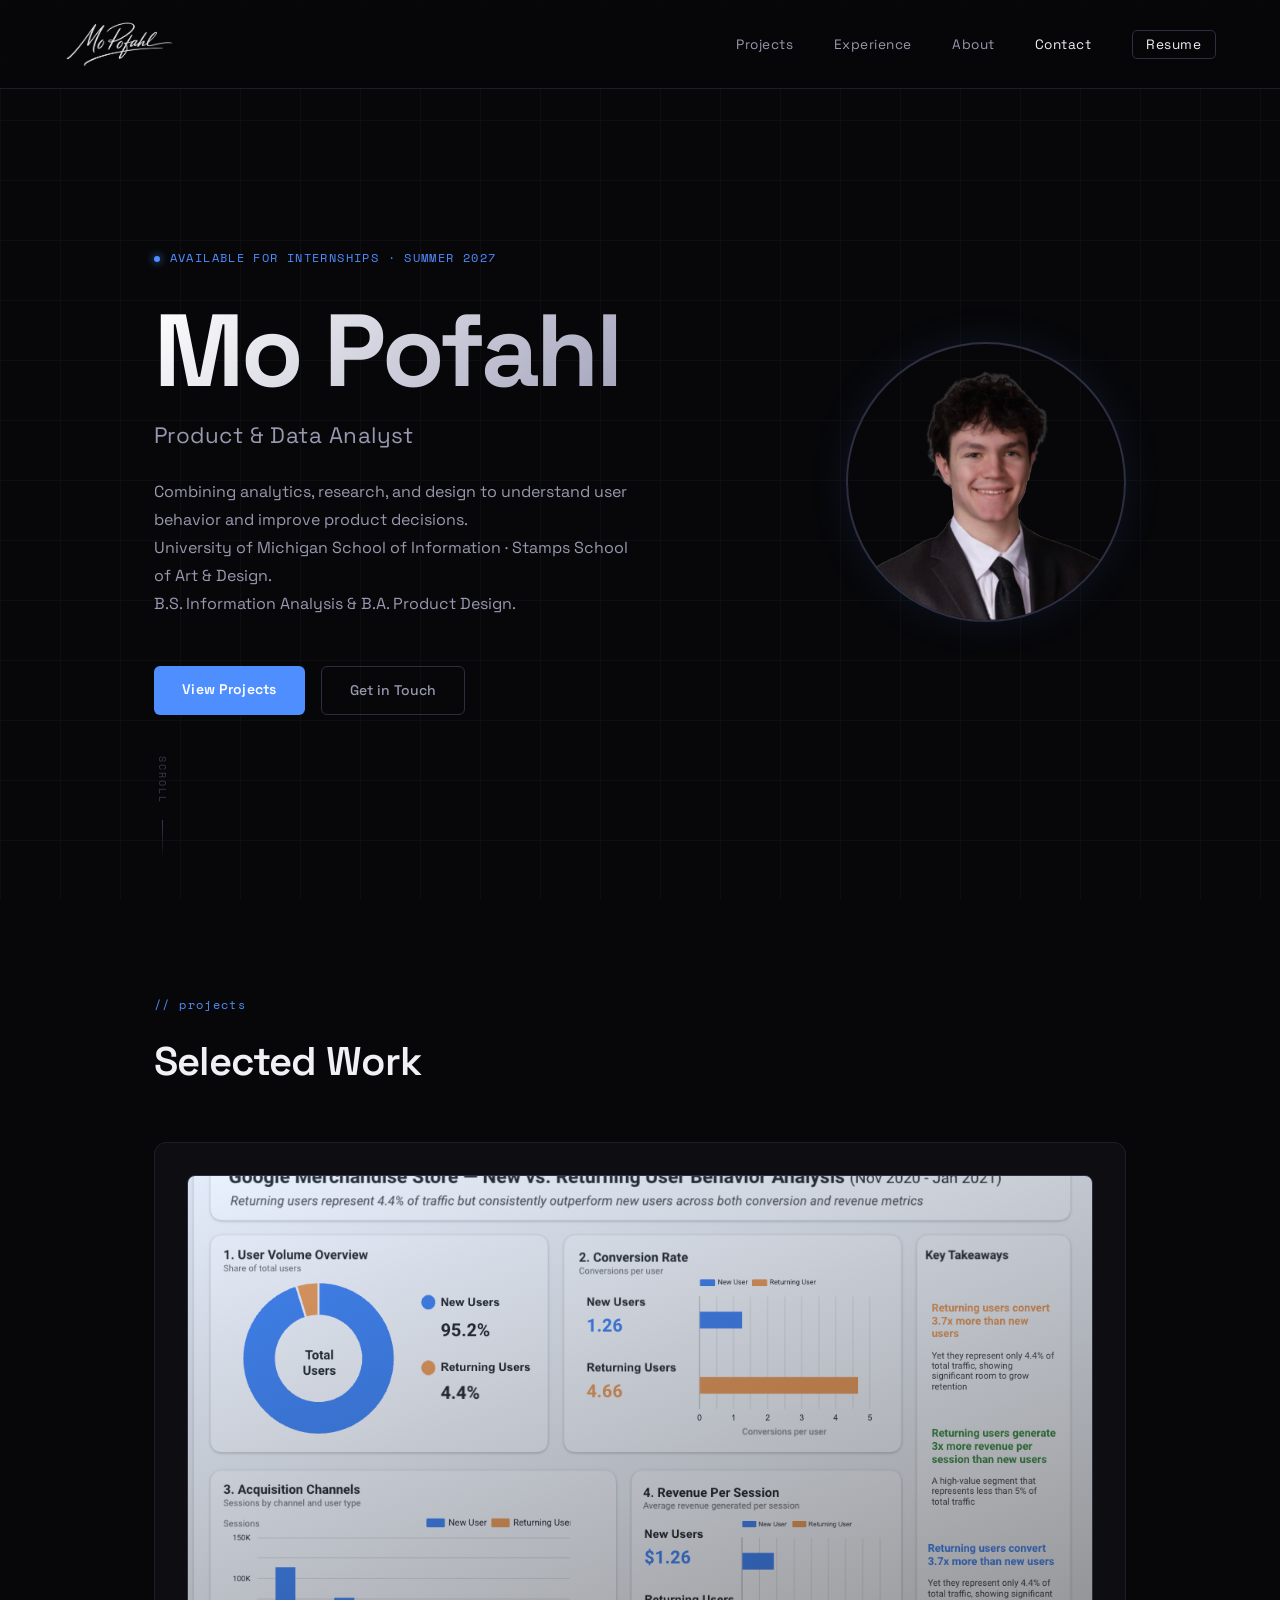
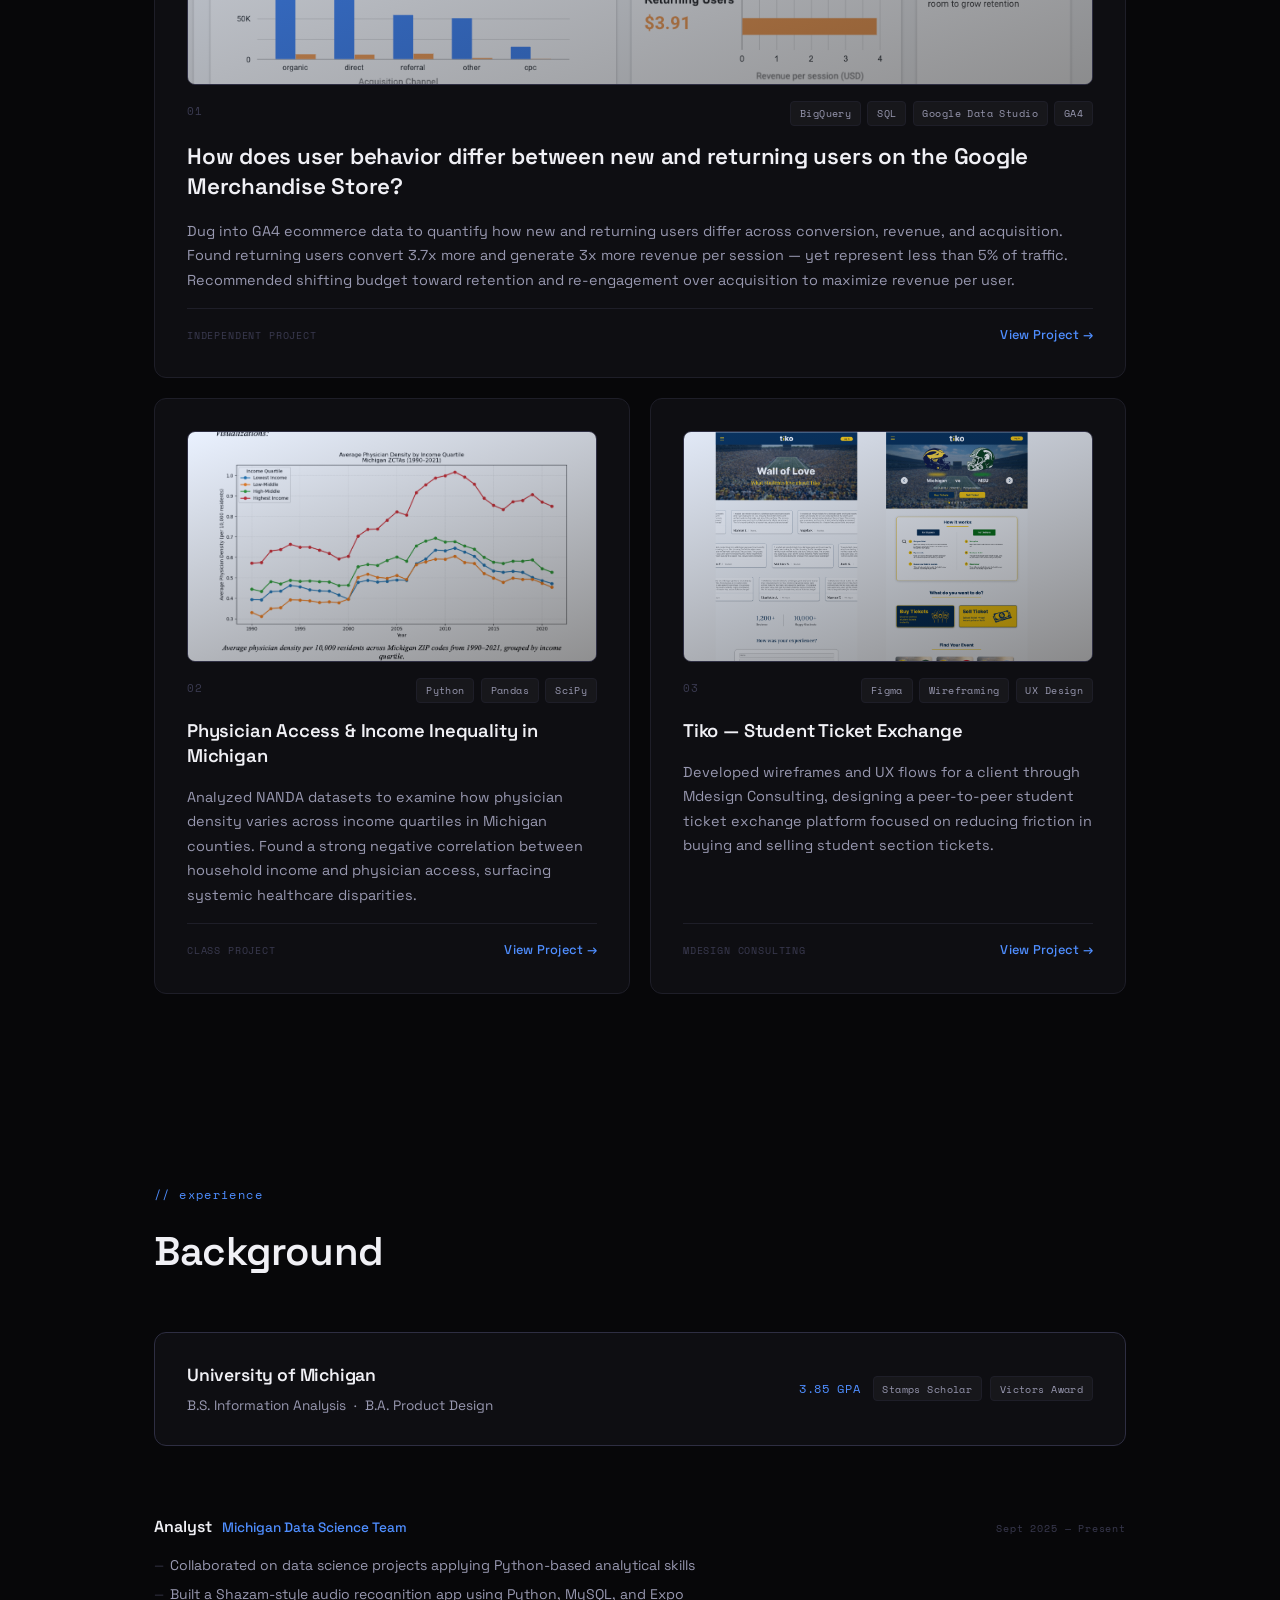
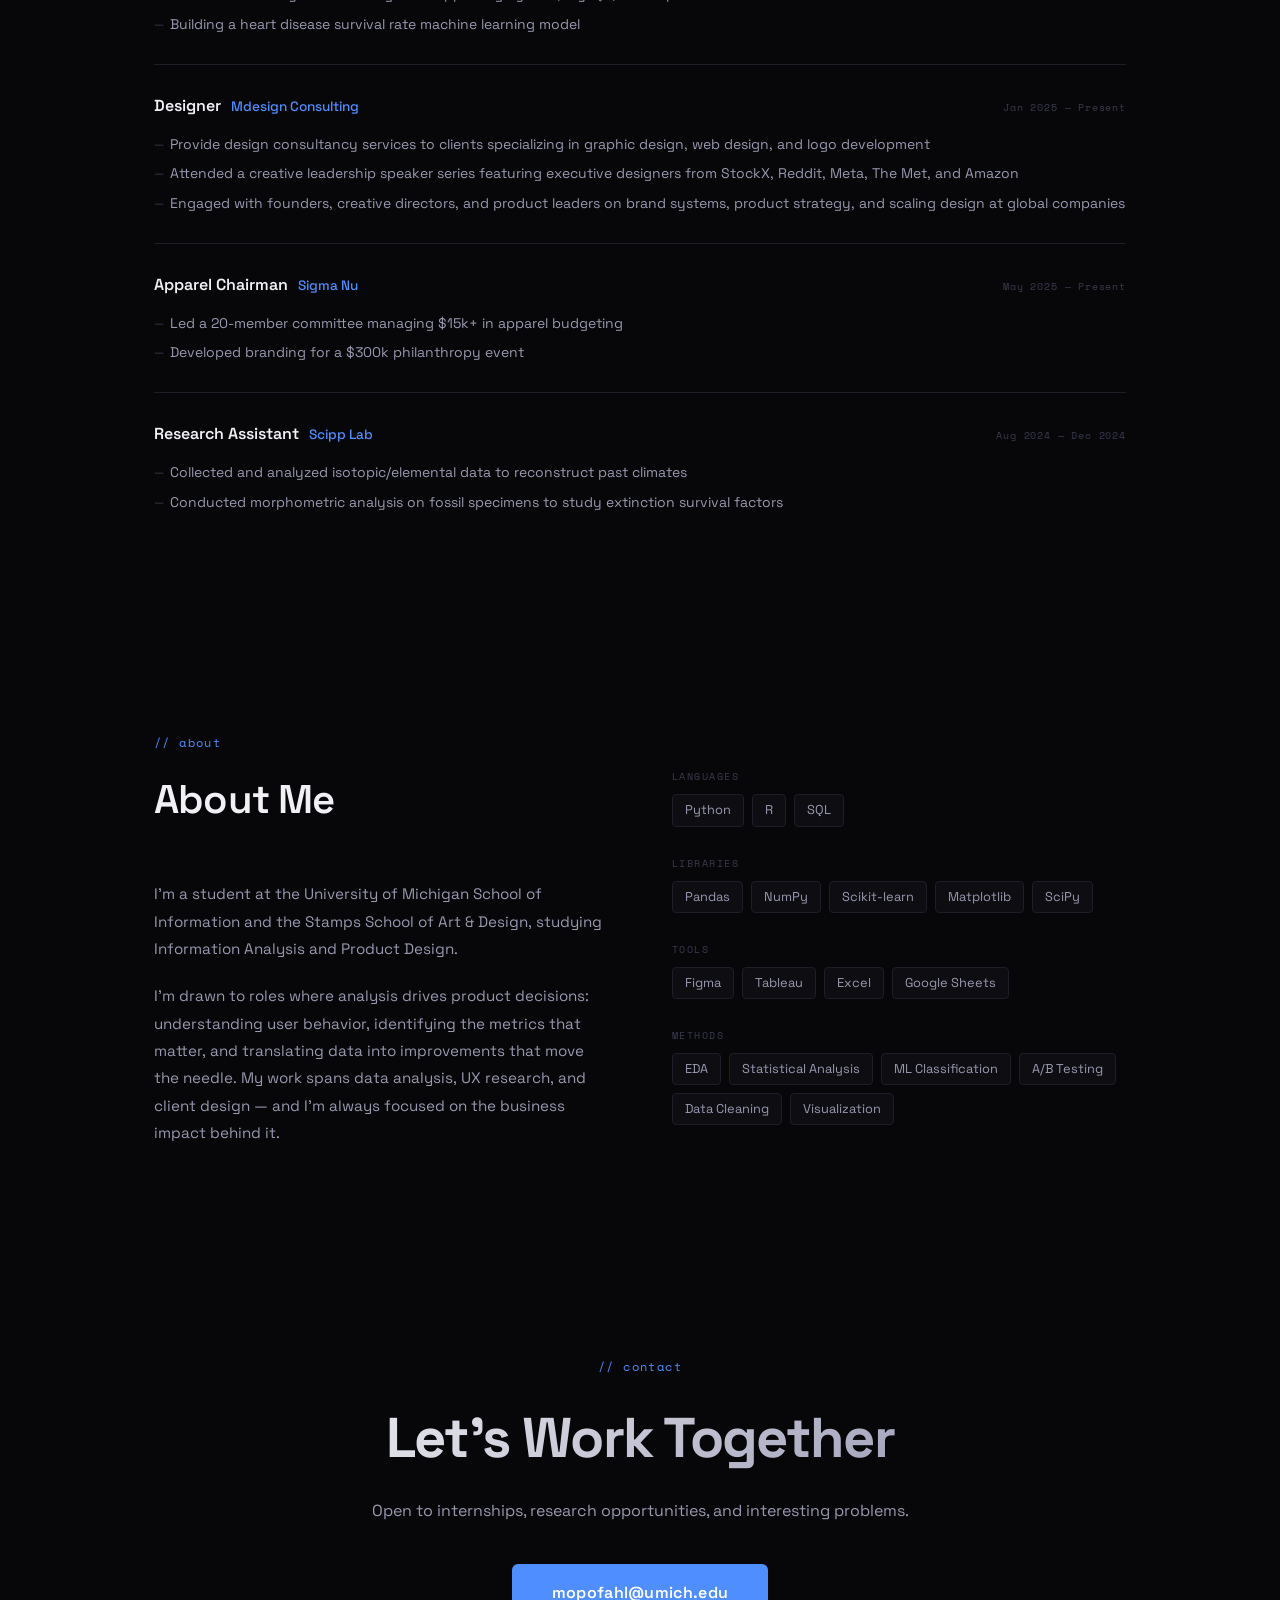
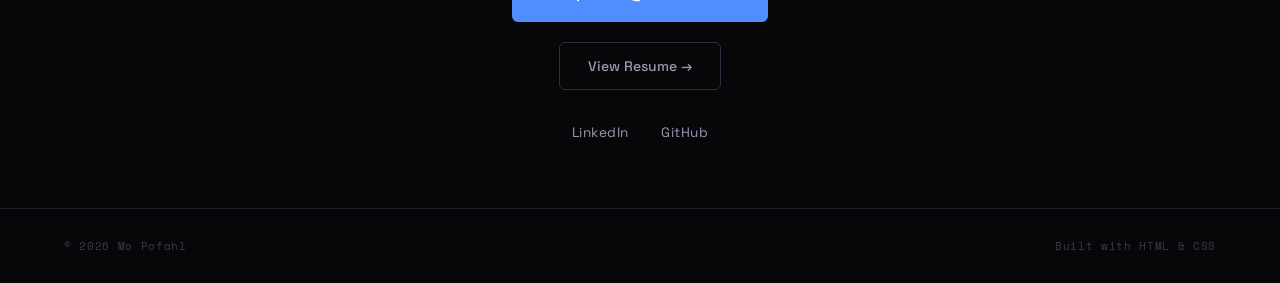
<file: index.html>
<!DOCTYPE html>
<html lang="en">
<head>
  <meta charset="UTF-8" />
  <meta name="viewport" content="width=device-width, initial-scale=1.0" />
  <title>Mo Pofahl — Product Analyst</title>
  <meta name="description" content="Portfolio of Mo Pofahl — data and product analyst." />
  <meta property="og:title" content="Mo Pofahl" />
  <meta property="og:description" content="Data and product analyst portfolio." />
  <meta property="og:type" content="website" />
  <meta property="og:url" content="https://mowpofahl.github.io" />
  <link rel="preconnect" href="https://fonts.googleapis.com" />
  <link rel="preconnect" href="https://fonts.gstatic.com" crossorigin />
  <link href="https://fonts.googleapis.com/css2?family=Space+Grotesk:wght@300;400;500;600;700&family=Space+Mono:wght@400;700&display=swap" rel="stylesheet" />
  <link rel="stylesheet" href="style.css" />
</head>
<body>

  <!-- NAV -->
  <nav class="nav">
    <img src="assets/sigblack.png" alt="Mo Pofahl" class="nav-logo-sig" />
    <ul class="nav-links">
      <li><a href="#projects">Projects</a></li>
      <li><a href="#experience">Experience</a></li>
      <li><a href="#about">About</a></li>
      <li><a href="#contact">Contact</a></li>
      <li><a href="Resume - MoPofahl.pdf" class="nav-resume" target="_blank" rel="noopener">Resume</a></li>
    </ul>
  </nav>

  <!-- HERO -->
  <section class="hero">
    <div class="hero-content">
      <div class="hero-tag">Available for internships · Summer 2027</div>
      <h1 class="hero-name">Mo Pofahl</h1>
      <p class="hero-role">Product & Data Analyst</p>
      <p class="hero-sub">
        Combining analytics, research, and design to understand user behavior and improve product decisions.<br />
        University of Michigan School of Information · Stamps School of Art &amp; Design.<br />
        B.S. Information Analysis &amp; B.A. Product Design.
      </p>
      <div class="hero-cta">
        <a href="#projects" class="btn-primary">View Projects</a>
        <a href="mailto:mopofahl@umich.edu" class="btn-ghost">Get in Touch</a>
      </div>
    </div>
    <div class="hero-photo">
      <img src="assets/headshot.png" alt="Mo Pofahl" />
    </div>
    <div class="hero-scroll-hint">scroll</div>
  </section>

  <!-- PROJECTS -->
  <section class="projects" id="projects">
    <div class="section-label">// projects</div>
    <h2 class="section-title">Selected Work</h2>

    <div class="projects-grid">

      <!-- Project 1 — Featured -->
      <article class="card card--featured">
        <div class="card-img"><img src="assets/dashboard.png" alt="GA4 User Behavior project" /></div>
        <div class="card-header">
          <span class="card-number">01</span>
          <div class="card-tags">
            <span class="tag">BigQuery</span>
            <span class="tag">SQL</span>
            <span class="tag">Google Data Studio</span>
            <span class="tag">GA4</span>
          </div>
        </div>
        <h3 class="card-title">How does user behavior differ between new and returning users on the Google Merchandise Store?</h3>
        <p class="card-desc">
          Dug into GA4 ecommerce data to quantify how new and returning users differ across
          conversion, revenue, and acquisition. Found returning users convert 3.7x more and
          generate 3x more revenue per session — yet represent less than 5% of traffic.
          Recommended shifting budget toward retention and re-engagement over acquisition to
          maximize revenue per user.
        </p>
        <div class="card-footer">
          <span class="card-type">Independent Project</span>
          <a href="project-ga4.html" class="card-link">View Project →</a>
        </div>
      </article>

      <!-- Project 2 -->
      <article class="card">
        <div class="card-img"><img src="assets/physician_density.png" alt="Physician Access project" /></div>
        <div class="card-header">
          <span class="card-number">02</span>
          <div class="card-tags">
            <span class="tag">Python</span>
            <span class="tag">Pandas</span>
            <span class="tag">SciPy</span>
          </div>
        </div>
        <h3 class="card-title">Physician Access &amp; Income Inequality in Michigan</h3>
        <p class="card-desc">
          Analyzed NANDA datasets to examine how physician density varies across
          income quartiles in Michigan counties. Found a strong negative correlation
          between household income and physician access, surfacing systemic healthcare disparities.
        </p>
        <div class="card-footer">
          <span class="card-type">Class Project</span>
          <a href="project-physician.html" class="card-link">View Project →</a>
        </div>
      </article>

      <!-- Project 4 -->
      <article class="card">
        <div class="card-img"><img src="assets/tiko_wireframes.png" alt="Tiko project" /></div>
        <div class="card-header">
          <span class="card-number">03</span>
          <div class="card-tags">
            <span class="tag">Figma</span>
            <span class="tag">Wireframing</span>
            <span class="tag">UX Design</span>
          </div>
        </div>
        <h3 class="card-title">Tiko — Student Ticket Exchange</h3>
        <p class="card-desc">
          Developed wireframes and UX flows for a client through Mdesign Consulting, designing
          a peer-to-peer student ticket exchange platform focused on reducing friction in buying
          and selling student section tickets.
        </p>
        <div class="card-footer">
          <span class="card-type">Mdesign Consulting</span>
          <a href="project-tiko.html" class="card-link">View Project →</a>
        </div>
      </article>

    </div>
  </section>

  <!-- EXPERIENCE -->
  <section class="experience" id="experience">
    <div class="section-label">// experience</div>
    <h2 class="section-title">Background</h2>

    <div class="exp-education">
      <div class="exp-edu-left">
        <span class="exp-school">University of Michigan</span>
        <span class="exp-degree">B.S. Information Analysis &nbsp;·&nbsp; B.A. Product Design</span>
      </div>
      <div class="exp-edu-right">
        <span class="exp-gpa">3.85 GPA</span>
        <span class="tag">Stamps Scholar</span>
        <span class="tag">Victors Award</span>
      </div>
    </div>

    <div class="exp-timeline">

      <div class="exp-entry">
        <div class="exp-entry-header">
          <div class="exp-title-block">
            <span class="exp-role">Analyst</span>
            <span class="exp-org">Michigan Data Science Team</span>
          </div>
          <span class="exp-date">Sept 2025 — Present</span>
        </div>
        <ul class="exp-bullets">
          <li>Collaborated on data science projects applying Python-based analytical skills</li>
          <li>Built a Shazam-style audio recognition app using Python, MySQL, and Expo</li>
          <li>Building a heart disease survival rate machine learning model</li>
        </ul>
      </div>

      <div class="exp-entry">
        <div class="exp-entry-header">
          <div class="exp-title-block">
            <span class="exp-role">Designer</span>
            <span class="exp-org">Mdesign Consulting</span>
          </div>
          <span class="exp-date">Jan 2025 — Present</span>
        </div>
        <ul class="exp-bullets">
          <li>Provide design consultancy services to clients specializing in graphic design, web design, and logo development</li>
          <li>Attended a creative leadership speaker series featuring executive designers from StockX, Reddit, Meta, The Met, and Amazon</li>
          <li>Engaged with founders, creative directors, and product leaders on brand systems, product strategy, and scaling design at global companies</li>
        </ul>
      </div>

      <div class="exp-entry">
        <div class="exp-entry-header">
          <div class="exp-title-block">
            <span class="exp-role">Apparel Chairman</span>
            <span class="exp-org">Sigma Nu</span>
          </div>
          <span class="exp-date">May 2025 — Present</span>
        </div>
        <ul class="exp-bullets">
          <li>Led a 20-member committee managing $15k+ in apparel budgeting</li>
          <li>Developed branding for a $300k philanthropy event</li>
        </ul>
      </div>

      <div class="exp-entry">
        <div class="exp-entry-header">
          <div class="exp-title-block">
            <span class="exp-role">Research Assistant</span>
            <span class="exp-org">Scipp Lab</span>
          </div>
          <span class="exp-date">Aug 2024 — Dec 2024</span>
        </div>
        <ul class="exp-bullets">
          <li>Collected and analyzed isotopic/elemental data to reconstruct past climates</li>
          <li>Conducted morphometric analysis on fossil specimens to study extinction survival factors</li>
        </ul>
      </div>

    </div>
  </section>

  <!-- ABOUT -->
  <section class="about" id="about">
    <div class="section-label">// about</div>
    <div class="about-grid">
      <div class="about-text">
        <h2 class="section-title">About Me</h2>
        <p>
          I'm a student at the University of Michigan School of Information
          and the Stamps School of Art &amp; Design, studying Information Analysis
          and Product Design.
        </p>
        <p>
          I'm drawn to roles where analysis drives product decisions: understanding
          user behavior, identifying the metrics that matter, and translating data
          into improvements that move the needle. My work spans data analysis,
          UX research, and client design — and I'm always focused on the
          business impact behind it.
        </p>
      </div>
      <div class="skills-block">
        <div class="skills-group">
          <span class="skills-label">Languages</span>
          <div class="skills-list">
            <span class="skill">Python</span>
            <span class="skill">R</span>
            <span class="skill">SQL</span>
          </div>
        </div>
        <div class="skills-group">
          <span class="skills-label">Libraries</span>
          <div class="skills-list">
            <span class="skill">Pandas</span>
            <span class="skill">NumPy</span>
            <span class="skill">Scikit-learn</span>
            <span class="skill">Matplotlib</span>
            <span class="skill">SciPy</span>
          </div>
        </div>
        <div class="skills-group">
          <span class="skills-label">Tools</span>
          <div class="skills-list">
            <span class="skill">Figma</span>
            <span class="skill">Tableau</span>
            <span class="skill">Excel</span>
            <span class="skill">Google Sheets</span>
          </div>
        </div>
        <div class="skills-group">
          <span class="skills-label">Methods</span>
          <div class="skills-list">
            <span class="skill">EDA</span>
            <span class="skill">Statistical Analysis</span>
            <span class="skill">ML Classification</span>
            <span class="skill">A/B Testing</span>
            <span class="skill">Data Cleaning</span>
            <span class="skill">Visualization</span>
          </div>
        </div>
      </div>
    </div>
  </section>

  <!-- CONTACT -->
  <section class="contact" id="contact">
    <div class="section-label">// contact</div>
    <h2 class="contact-title">Let's Work Together</h2>
    <p class="contact-sub">Open to internships, research opportunities, and interesting problems.</p>
    <a href="mailto:mopofahl@umich.edu" class="btn-primary btn-large">mopofahl@umich.edu</a>
    <div class="contact-resume">
      <a href="Resume - MoPofahl.pdf" class="btn-ghost" target="_blank" rel="noopener">View Resume →</a>
    </div>
    <div class="contact-links">
      <a href="https://www.linkedin.com/in/mo-pofahl-8034b6285" target="_blank" rel="noopener">LinkedIn</a>
      <a href="https://github.com/mowpofahl" target="_blank" rel="noopener">GitHub</a>
    </div>
  </section>

  <!-- FOOTER -->
  <footer class="footer">
    <span>© 2026 Mo Pofahl</span>
    <span class="footer-built">Built with HTML &amp; CSS</span>
  </footer>

  <script src="script.js"></script>
</body>
</html>
</file>
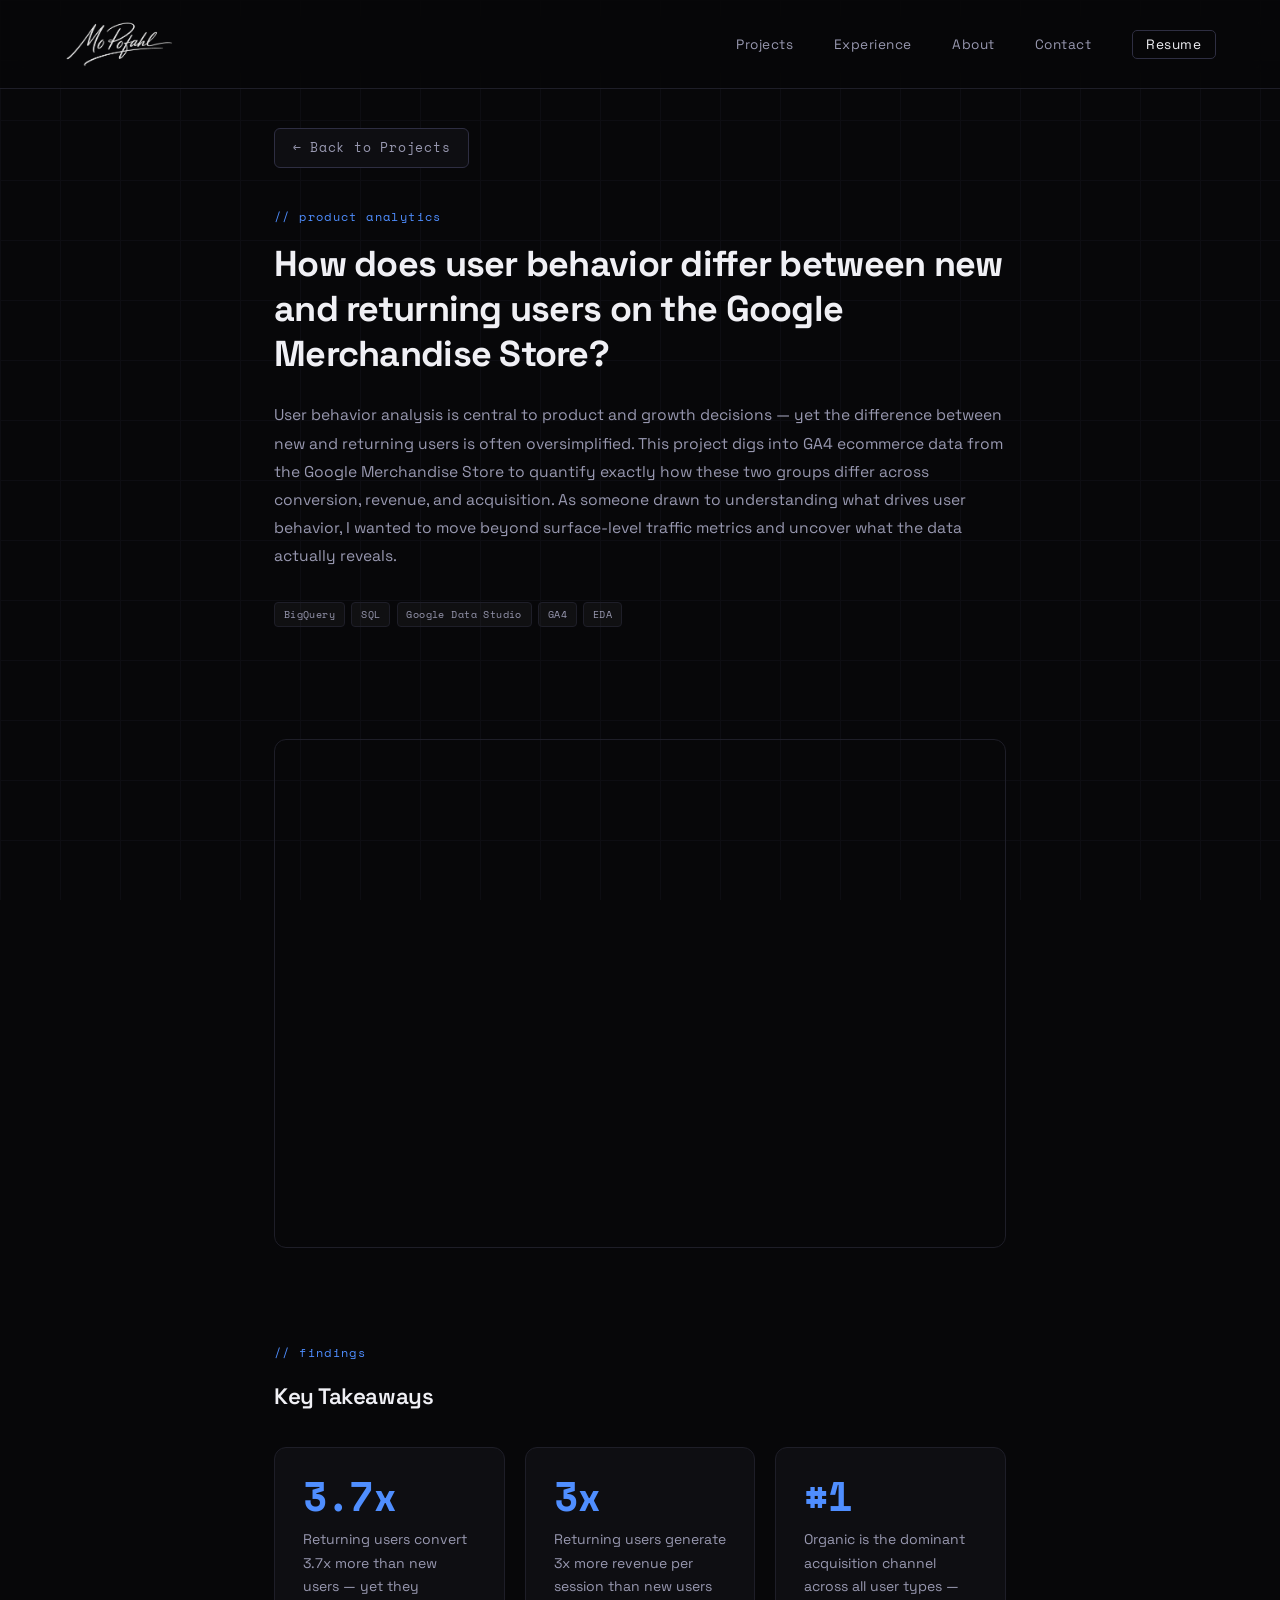
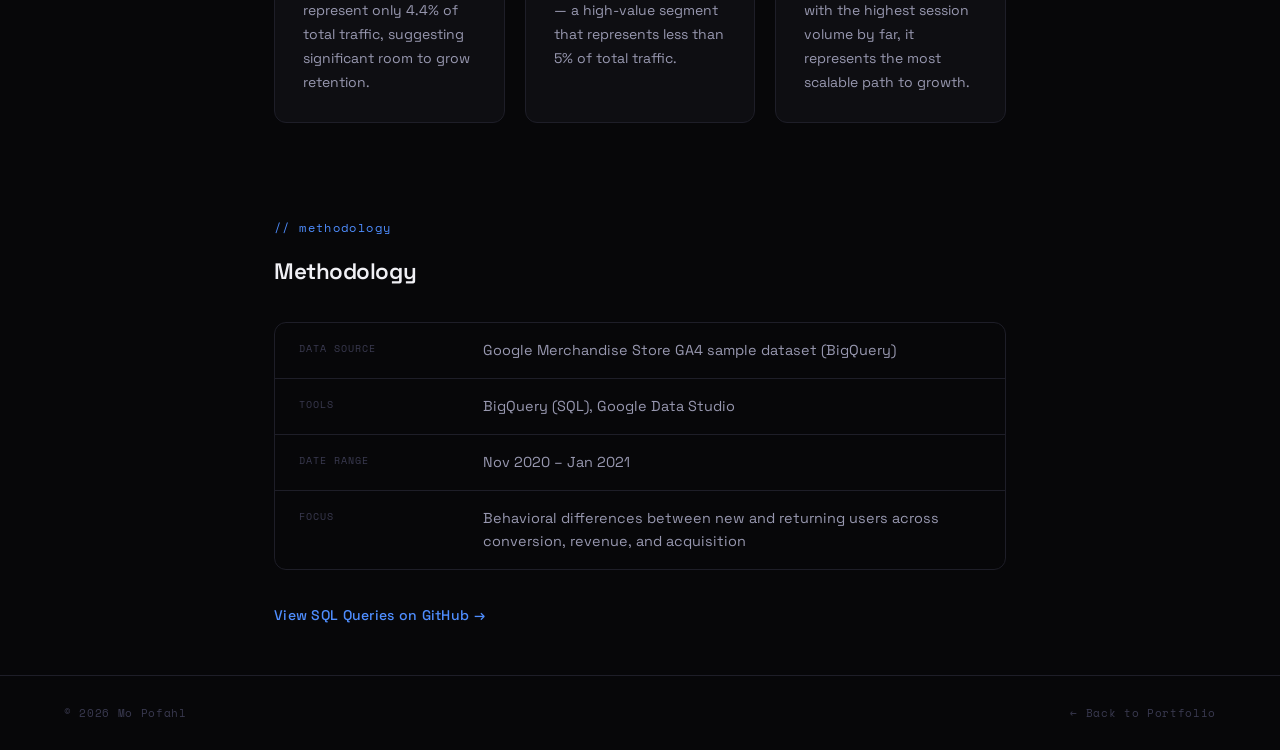
<file: project-ga4.html>
<!DOCTYPE html>
<html lang="en">
<head>
  <meta charset="UTF-8" />
  <meta name="viewport" content="width=device-width, initial-scale=1.0" />
  <title>GA4 User Behavior — Mo Pofahl</title>
  <link rel="preconnect" href="https://fonts.googleapis.com" />
  <link rel="preconnect" href="https://fonts.gstatic.com" crossorigin />
  <link href="https://fonts.googleapis.com/css2?family=Space+Grotesk:wght@300;400;500;600;700&family=Space+Mono:wght@400;700&display=swap" rel="stylesheet" />
  <link rel="stylesheet" href="style.css" />
</head>
<body>

  <!-- NAV -->
  <nav class="nav">
    <a href="index.html" class="nav-logo"><img src="assets/sigblack.png" alt="Mo Pofahl" class="nav-logo-sig" /></a>
    <ul class="nav-links">
      <li><a href="index.html#projects">Projects</a></li>
      <li><a href="index.html#experience">Experience</a></li>
      <li><a href="index.html#about">About</a></li>
      <li><a href="index.html#contact">Contact</a></li>
      <li><a href="Resume - MoPofahl.pdf" class="nav-resume" target="_blank" rel="noopener">Resume</a></li>
    </ul>
  </nav>

  <!-- PROJECT HERO -->
  <section class="proj-hero">
    <a href="index.html" class="proj-back">← Back to Projects</a>
    <div class="section-label">// product analytics</div>
    <h1 class="proj-title">How does user behavior differ between new and returning users on the Google Merchandise Store?</h1>
    <p class="proj-intro">
      User behavior analysis is central to product and growth decisions — yet the difference between new and returning users is often oversimplified. This project digs into GA4 ecommerce data from the Google Merchandise Store to quantify exactly how these two groups differ across conversion, revenue, and acquisition. As someone drawn to understanding what drives user behavior, I wanted to move beyond surface-level traffic metrics and uncover what the data actually reveals.
    </p>
    <div class="proj-tags">
      <span class="tag">BigQuery</span>
      <span class="tag">SQL</span>
      <span class="tag">Google Data Studio</span>
      <span class="tag">GA4</span>
      <span class="tag">EDA</span>
    </div>
  </section>

  <!-- DASHBOARD -->
  <section class="proj-section">
    <div class="dashboard-embed">
      <iframe src="https://datastudio.google.com/embed/reporting/33491c56-22e0-4fce-bbf2-2044246be367/page/eQKxF" width="100%" height="500" frameborder="0" allowfullscreen></iframe>
    </div>
  </section>

  <!-- KEY TAKEAWAYS -->
  <section class="proj-section">
    <div class="section-label">// findings</div>
    <h2 class="proj-section-title">Key Takeaways</h2>
    <div class="takeaways">

      <div class="takeaway">
        <span class="takeaway-stat">3.7x</span>
        <p class="takeaway-text">Returning users convert 3.7x more than new users — yet they represent only 4.4% of total traffic, suggesting significant room to grow retention.</p>
      </div>

      <div class="takeaway">
        <span class="takeaway-stat">3x</span>
        <p class="takeaway-text">Returning users generate 3x more revenue per session than new users — a high-value segment that represents less than 5% of total traffic.</p>
      </div>

      <div class="takeaway">
        <span class="takeaway-stat">#1</span>
        <p class="takeaway-text">Organic is the dominant acquisition channel across all user types — with the highest session volume by far, it represents the most scalable path to growth.</p>
      </div>

    </div>
  </section>

  <!-- METHODOLOGY -->
  <section class="proj-section">
    <div class="section-label">// methodology</div>
    <h2 class="proj-section-title">Methodology</h2>
    <div class="methodology">
      <div class="method-row">
        <span class="method-label">Data Source</span>
        <span class="method-value">Google Merchandise Store GA4 sample dataset (BigQuery)</span>
      </div>
      <div class="method-row">
        <span class="method-label">Tools</span>
        <span class="method-value">BigQuery (SQL), Google Data Studio</span>
      </div>
      <div class="method-row">
        <span class="method-label">Date Range</span>
        <span class="method-value">Nov 2020 – Jan 2021</span>
      </div>
      <div class="method-row">
        <span class="method-label">Focus</span>
        <span class="method-value">Behavioral differences between new and returning users across conversion, revenue, and acquisition</span>
      </div>
    </div>

    <a href="https://github.com/mowpofahl/google-merch-user-analysis" target="_blank" rel="noopener" class="proj-github-link">View SQL Queries on GitHub →</a>
  </section>

  <!-- FOOTER -->
  <footer class="footer">
    <span>© 2026 Mo Pofahl</span>
    <a href="index.html" class="footer-back">← Back to Portfolio</a>
  </footer>

  <script src="script.js"></script>
</body>
</html>
</file>
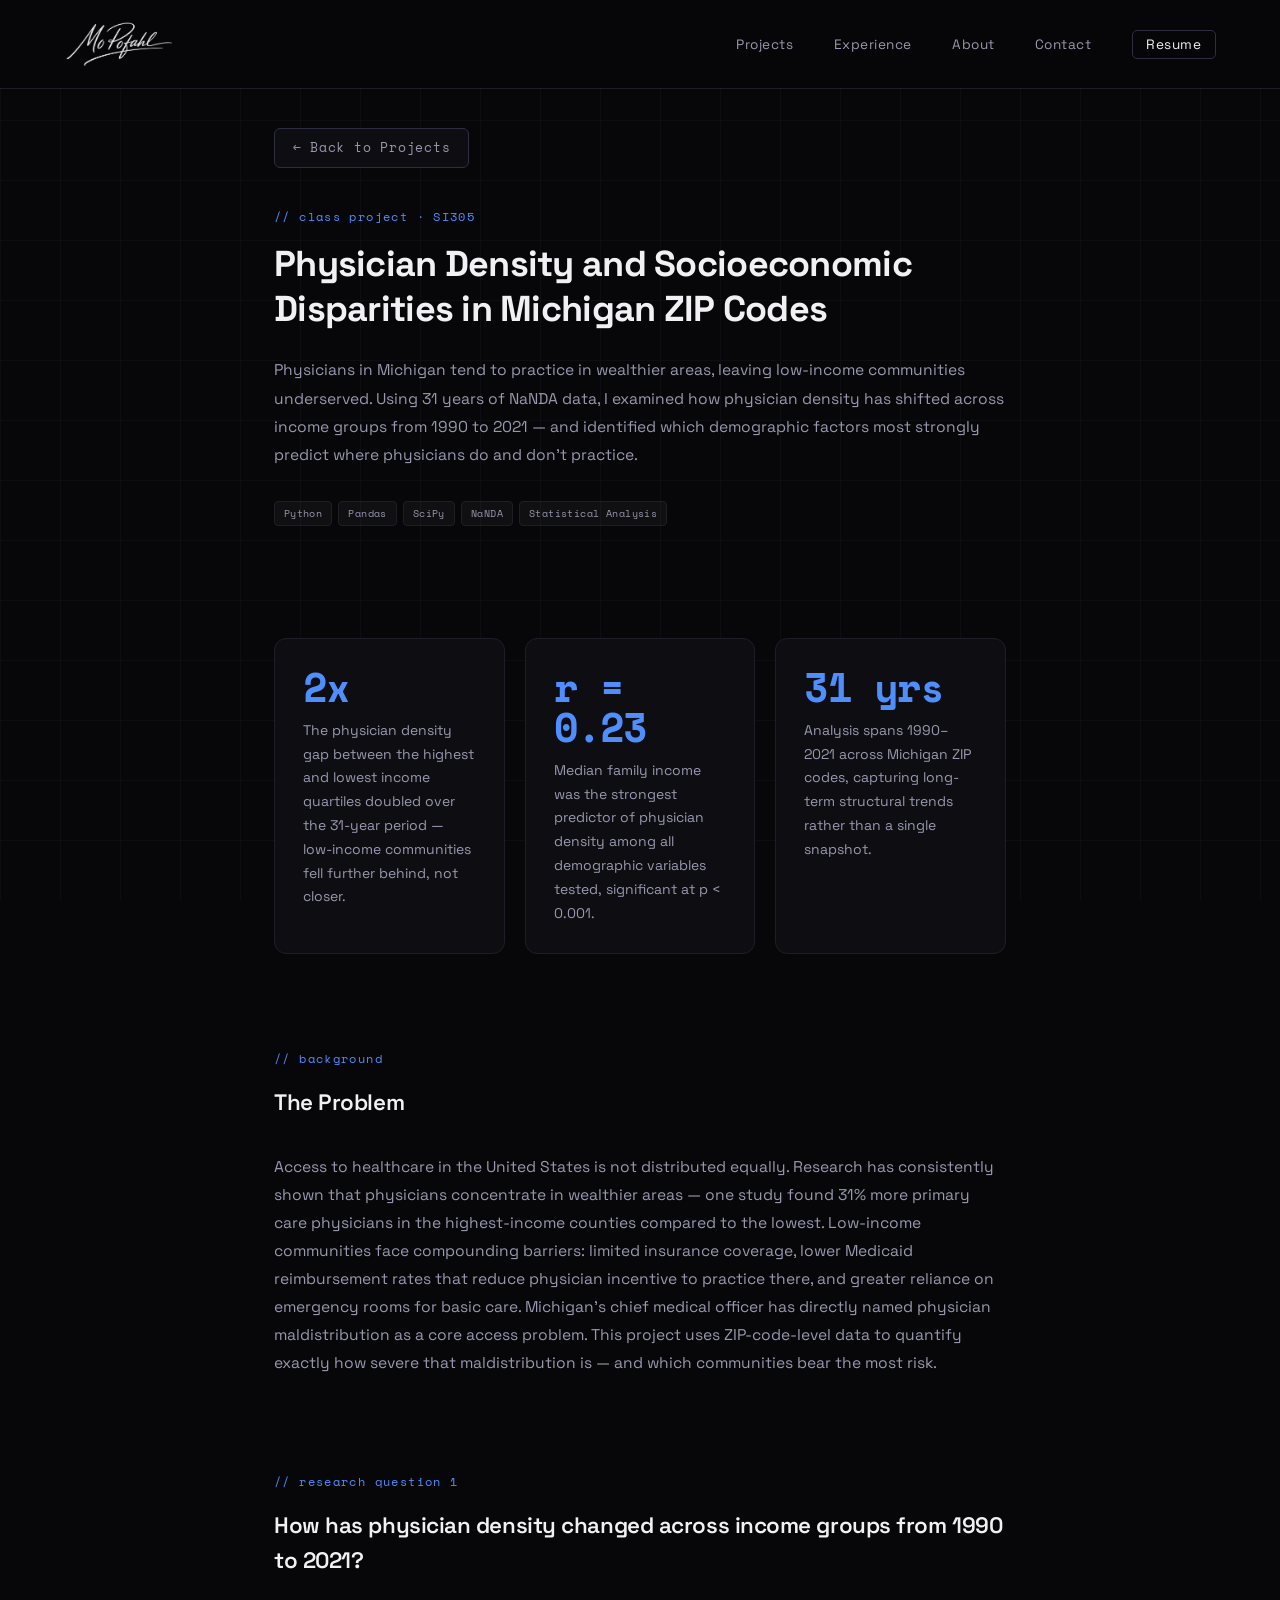
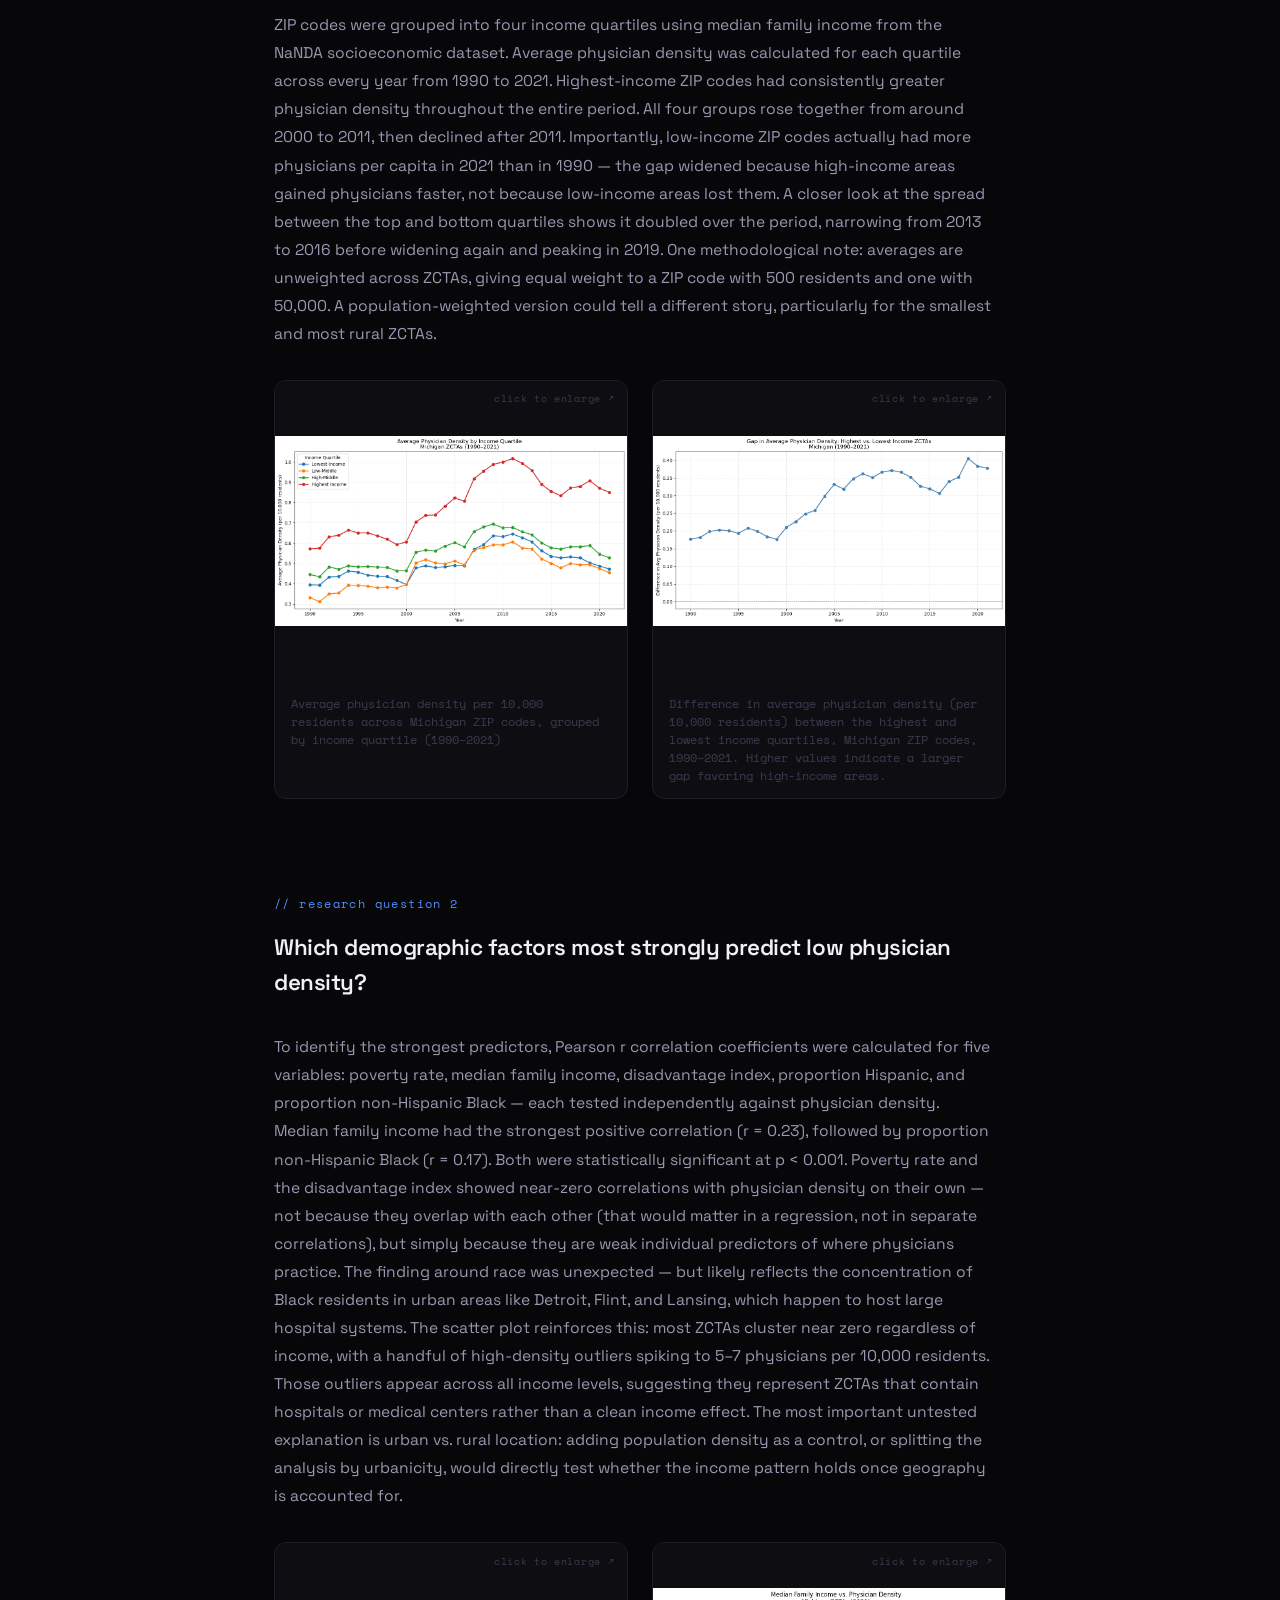
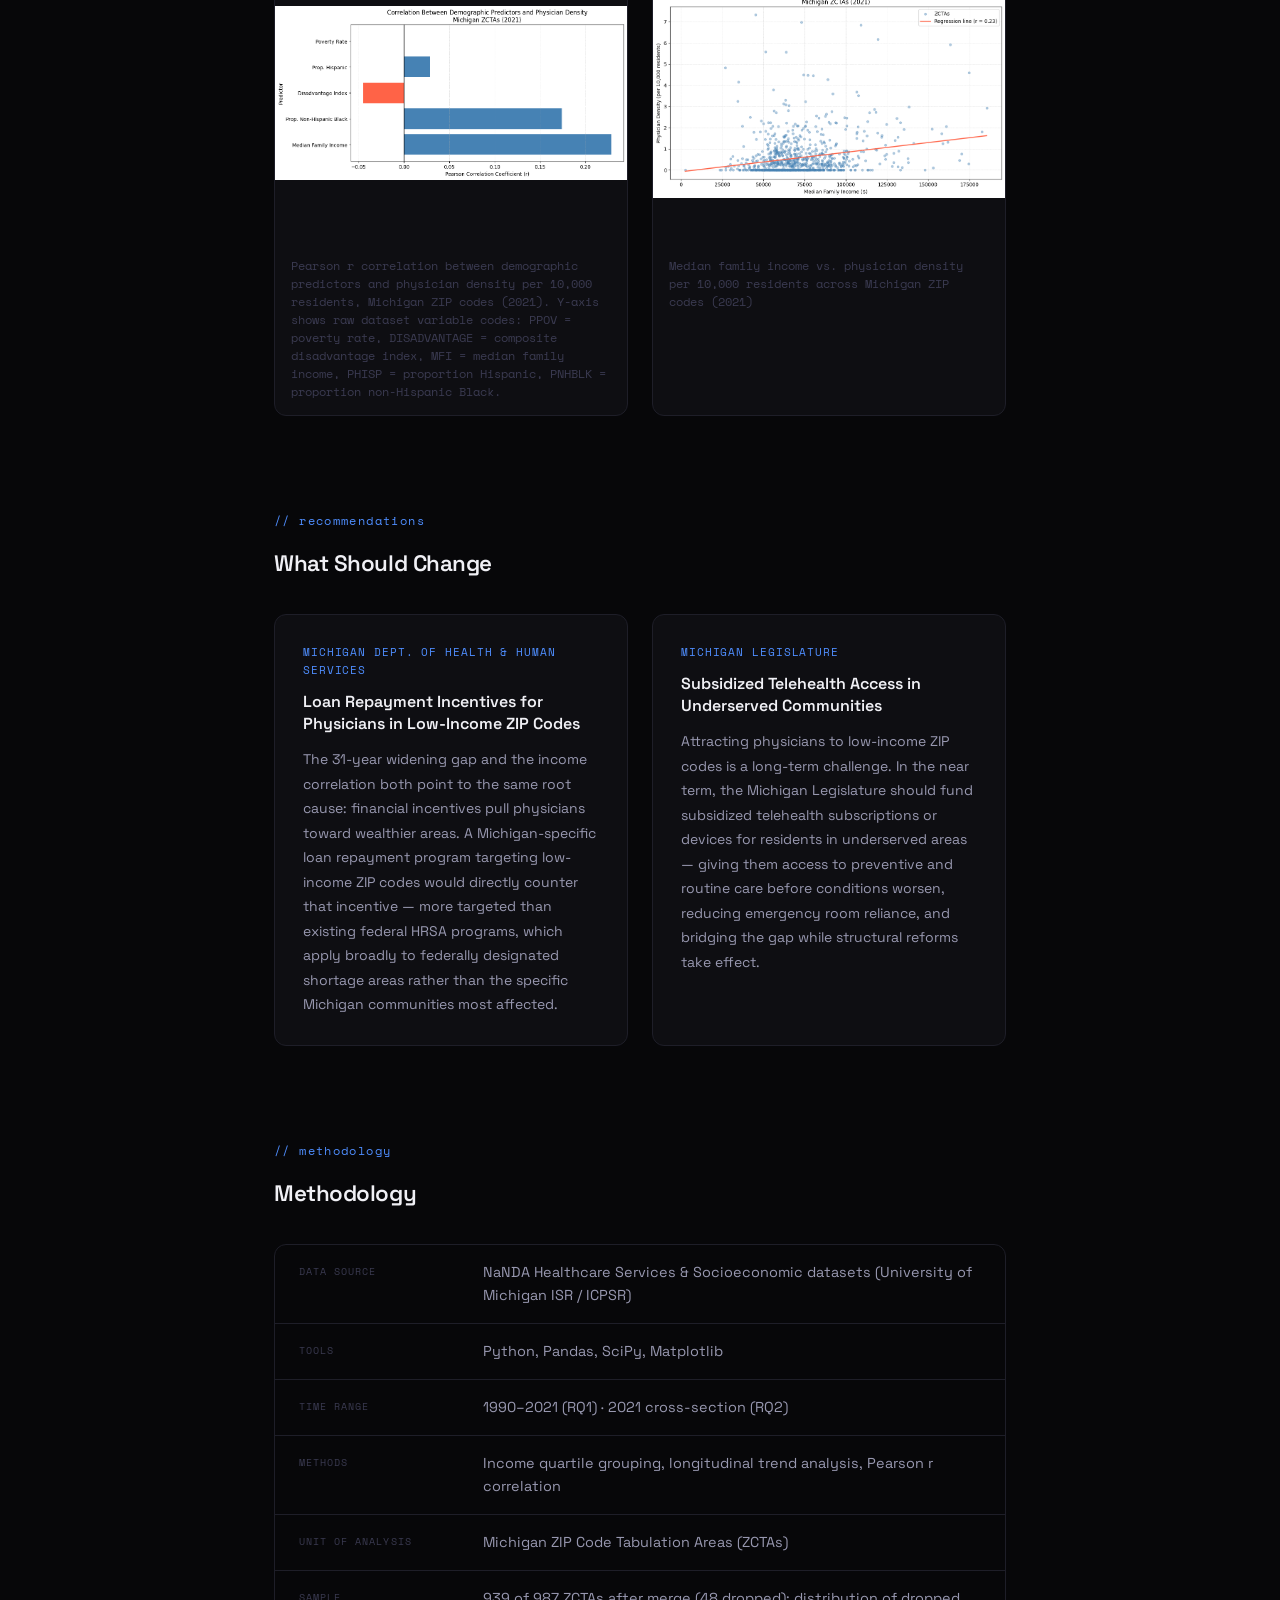
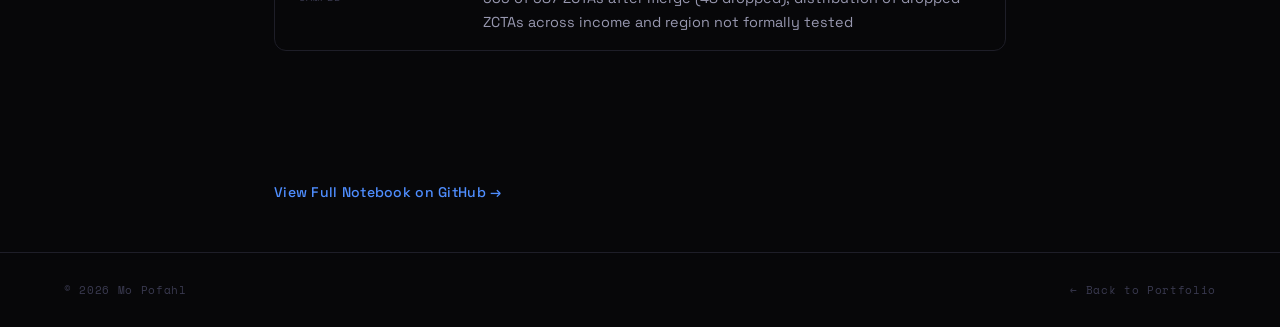
<file: project-physician.html>
<!DOCTYPE html>
<html lang="en">
<head>
  <meta charset="UTF-8" />
  <meta name="viewport" content="width=device-width, initial-scale=1.0" />
  <title>Physician Access & Income Inequality — Mo Pofahl</title>
  <link rel="preconnect" href="https://fonts.googleapis.com" />
  <link rel="preconnect" href="https://fonts.gstatic.com" crossorigin />
  <link href="https://fonts.googleapis.com/css2?family=Space+Grotesk:wght@300;400;500;600;700&family=Space+Mono:wght@400;700&display=swap" rel="stylesheet" />
  <link rel="stylesheet" href="style.css" />
</head>
<body>

  <!-- NAV -->
  <nav class="nav">
    <a href="index.html" class="nav-logo"><img src="assets/sigblack.png" alt="Mo Pofahl" class="nav-logo-sig" /></a>
    <ul class="nav-links">
      <li><a href="index.html#projects">Projects</a></li>
      <li><a href="index.html#experience">Experience</a></li>
      <li><a href="index.html#about">About</a></li>
      <li><a href="index.html#contact">Contact</a></li>
      <li><a href="Resume - MoPofahl.pdf" class="nav-resume" target="_blank" rel="noopener">Resume</a></li>
    </ul>
  </nav>

  <!-- PROJECT HERO -->
  <section class="proj-hero">
    <a href="index.html" class="proj-back">← Back to Projects</a>
    <div class="section-label">// class project · SI305</div>
    <h1 class="proj-title">Physician Density and Socioeconomic Disparities in Michigan ZIP Codes</h1>
    <p class="proj-intro">
      Physicians in Michigan tend to practice in wealthier areas, leaving low-income communities underserved.
      Using 31 years of NaNDA data, I examined how physician density has shifted across income groups from
      1990 to 2021 — and identified which demographic factors most strongly predict where physicians do and don't practice.
    </p>
    <div class="proj-tags">
      <span class="tag">Python</span>
      <span class="tag">Pandas</span>
      <span class="tag">SciPy</span>
      <span class="tag">NaNDA</span>
      <span class="tag">Statistical Analysis</span>
    </div>
  </section>

  <!-- STAT STRIP -->
  <section class="proj-section">
    <div class="takeaways">

      <div class="takeaway">
        <span class="takeaway-stat">2x</span>
        <p class="takeaway-text">The physician density gap between the highest and lowest income quartiles doubled over the 31-year period — low-income communities fell further behind, not closer.</p>
      </div>

      <div class="takeaway">
        <span class="takeaway-stat">r = 0.23</span>
        <p class="takeaway-text">Median family income was the strongest predictor of physician density among all demographic variables tested, significant at p &lt; 0.001.</p>
      </div>

      <div class="takeaway">
        <span class="takeaway-stat">31 yrs</span>
        <p class="takeaway-text">Analysis spans 1990–2021 across Michigan ZIP codes, capturing long-term structural trends rather than a single snapshot.</p>
      </div>

    </div>
  </section>

  <!-- BACKGROUND -->
  <section class="proj-section">
    <div class="section-label">// background</div>
    <h2 class="proj-section-title">The Problem</h2>
    <p class="proj-body">
      Access to healthcare in the United States is not distributed equally. Research has consistently shown that physicians
      concentrate in wealthier areas — one study found 31% more primary care physicians in the highest-income counties
      compared to the lowest. Low-income communities face compounding barriers: limited insurance coverage, lower Medicaid
      reimbursement rates that reduce physician incentive to practice there, and greater reliance on emergency rooms for
      basic care. Michigan's chief medical officer has directly named physician maldistribution as a core access problem.
      This project uses ZIP-code-level data to quantify exactly how severe that maldistribution is — and which communities
      bear the most risk.
    </p>
  </section>

  <!-- RQ1 -->
  <section class="proj-section">
    <div class="section-label">// research question 1</div>
    <h2 class="proj-section-title">How has physician density changed across income groups from 1990 to 2021?</h2>
    <p class="proj-body">
      ZIP codes were grouped into four income quartiles using median family income from the NaNDA socioeconomic dataset.
      Average physician density was calculated for each quartile across every year from 1990 to 2021.
      Highest-income ZIP codes had consistently greater physician density throughout the entire period.
      All four groups rose together from around 2000 to 2011, then declined after 2011.
      Importantly, low-income ZIP codes actually had more physicians per capita in 2021 than in 1990 —
      the gap widened because high-income areas gained physicians faster, not because low-income areas lost them.
      A closer look at the spread between the top and bottom quartiles shows it doubled over the period,
      narrowing from 2013 to 2016 before widening again and peaking in 2019.
      One methodological note: averages are unweighted across ZCTAs, giving equal weight to a ZIP code with 500 residents
      and one with 50,000. A population-weighted version could tell a different story, particularly for the smallest and
      most rural ZCTAs.
    </p>
    <div class="proj-viz-grid">
      <figure class="proj-viz">
        <img src="assets/physician_images/physden-income.png" alt="Average physician density by income quartile, 1990–2021" />
        <figcaption>Average physician density per 10,000 residents across Michigan ZIP codes, grouped by income quartile (1990–2021)</figcaption>
      </figure>
      <figure class="proj-viz">
        <img src="assets/physician_images/gap%20in%20average%20density.png" alt="Gap in physician density between highest and lowest income quartiles" />
        <figcaption>Difference in average physician density (per 10,000 residents) between the highest and lowest income quartiles, Michigan ZIP codes, 1990–2021. Higher values indicate a larger gap favoring high-income areas.</figcaption>
      </figure>
    </div>
  </section>

  <!-- RQ2 -->
  <section class="proj-section">
    <div class="section-label">// research question 2</div>
    <h2 class="proj-section-title">Which demographic factors most strongly predict low physician density?</h2>
    <p class="proj-body">
      To identify the strongest predictors, Pearson r correlation coefficients were calculated for five variables:
      poverty rate, median family income, disadvantage index, proportion Hispanic, and proportion non-Hispanic Black —
      each tested independently against physician density.
      Median family income had the strongest positive correlation (r = 0.23), followed by proportion non-Hispanic Black (r = 0.17).
      Both were statistically significant at p &lt; 0.001. Poverty rate and the disadvantage index showed near-zero correlations
      with physician density on their own — not because they overlap with each other (that would matter in a regression, not
      in separate correlations), but simply because they are weak individual predictors of where physicians practice.
      The finding around race was unexpected — but likely reflects the concentration of Black residents in urban areas
      like Detroit, Flint, and Lansing, which happen to host large hospital systems.
      The scatter plot reinforces this: most ZCTAs cluster near zero regardless of income, with a handful of high-density
      outliers spiking to 5–7 physicians per 10,000 residents. Those outliers appear across all income levels, suggesting
      they represent ZCTAs that contain hospitals or medical centers rather than a clean income effect.
      The most important untested explanation is urban vs. rural location: adding population density as a control,
      or splitting the analysis by urbanicity, would directly test whether the income pattern holds once geography is accounted for.
    </p>
    <div class="proj-viz-grid">
      <figure class="proj-viz">
        <img src="assets/physician_images/barchart.png" alt="Correlation between demographic predictors and physician density" />
        <figcaption>Pearson r correlation between demographic predictors and physician density per 10,000 residents, Michigan ZIP codes (2021). Y-axis shows raw dataset variable codes: PPOV = poverty rate, DISADVANTAGE = composite disadvantage index, MFI = median family income, PHISP = proportion Hispanic, PNHBLK = proportion non-Hispanic Black.</figcaption>
      </figure>
      <figure class="proj-viz">
        <img src="assets/physician_images/scatterplotreg.png" alt="Median family income vs physician density scatter plot" />
        <figcaption>Median family income vs. physician density per 10,000 residents across Michigan ZIP codes (2021)</figcaption>
      </figure>
    </div>
  </section>

  <!-- RECOMMENDATIONS -->
  <section class="proj-section">
    <div class="section-label">// recommendations</div>
    <h2 class="proj-section-title">What Should Change</h2>
    <div class="rec-grid">

      <div class="rec-card">
        <div class="rec-audience">Michigan Dept. of Health &amp; Human Services</div>
        <h3 class="rec-title">Loan Repayment Incentives for Physicians in Low-Income ZIP Codes</h3>
        <p class="rec-body">
          The 31-year widening gap and the income correlation both point to the same root cause: financial incentives pull physicians toward wealthier areas.
          A Michigan-specific loan repayment program targeting low-income ZIP codes would directly counter that incentive — more targeted than existing federal HRSA programs,
          which apply broadly to federally designated shortage areas rather than the specific Michigan communities most affected.
        </p>
      </div>

      <div class="rec-card">
        <div class="rec-audience">Michigan Legislature</div>
        <h3 class="rec-title">Subsidized Telehealth Access in Underserved Communities</h3>
        <p class="rec-body">
          Attracting physicians to low-income ZIP codes is a long-term challenge. In the near term, the Michigan Legislature should
          fund subsidized telehealth subscriptions or devices for residents in underserved areas — giving them access to preventive
          and routine care before conditions worsen, reducing emergency room reliance, and bridging the gap while structural reforms take effect.
        </p>
      </div>

    </div>
  </section>

  <!-- METHODOLOGY -->
  <section class="proj-section">
    <div class="section-label">// methodology</div>
    <h2 class="proj-section-title">Methodology</h2>
    <div class="methodology">
      <div class="method-row">
        <span class="method-label">Data Source</span>
        <span class="method-value">NaNDA Healthcare Services &amp; Socioeconomic datasets (University of Michigan ISR / ICPSR)</span>
      </div>
      <div class="method-row">
        <span class="method-label">Tools</span>
        <span class="method-value">Python, Pandas, SciPy, Matplotlib</span>
      </div>
      <div class="method-row">
        <span class="method-label">Time Range</span>
        <span class="method-value">1990–2021 (RQ1) · 2021 cross-section (RQ2)</span>
      </div>
      <div class="method-row">
        <span class="method-label">Methods</span>
        <span class="method-value">Income quartile grouping, longitudinal trend analysis, Pearson r correlation</span>
      </div>
      <div class="method-row">
        <span class="method-label">Unit of Analysis</span>
        <span class="method-value">Michigan ZIP Code Tabulation Areas (ZCTAs)</span>
      </div>
      <div class="method-row">
        <span class="method-label">Sample</span>
        <span class="method-value">939 of 987 ZCTAs after merge (48 dropped); distribution of dropped ZCTAs across income and region not formally tested</span>
      </div>
    </div>
  </section>

  <section class="proj-section">
    <a href="https://github.com/mowpofahl/michigan-physician-density-analysis" target="_blank" rel="noopener" class="proj-github-link">View Full Notebook on GitHub →</a>
  </section>

  <!-- FOOTER -->
  <footer class="footer">
    <span>© 2026 Mo Pofahl</span>
    <a href="index.html" class="footer-back">← Back to Portfolio</a>
  </footer>

  <script src="script.js"></script>
</body>
</html>
</file>
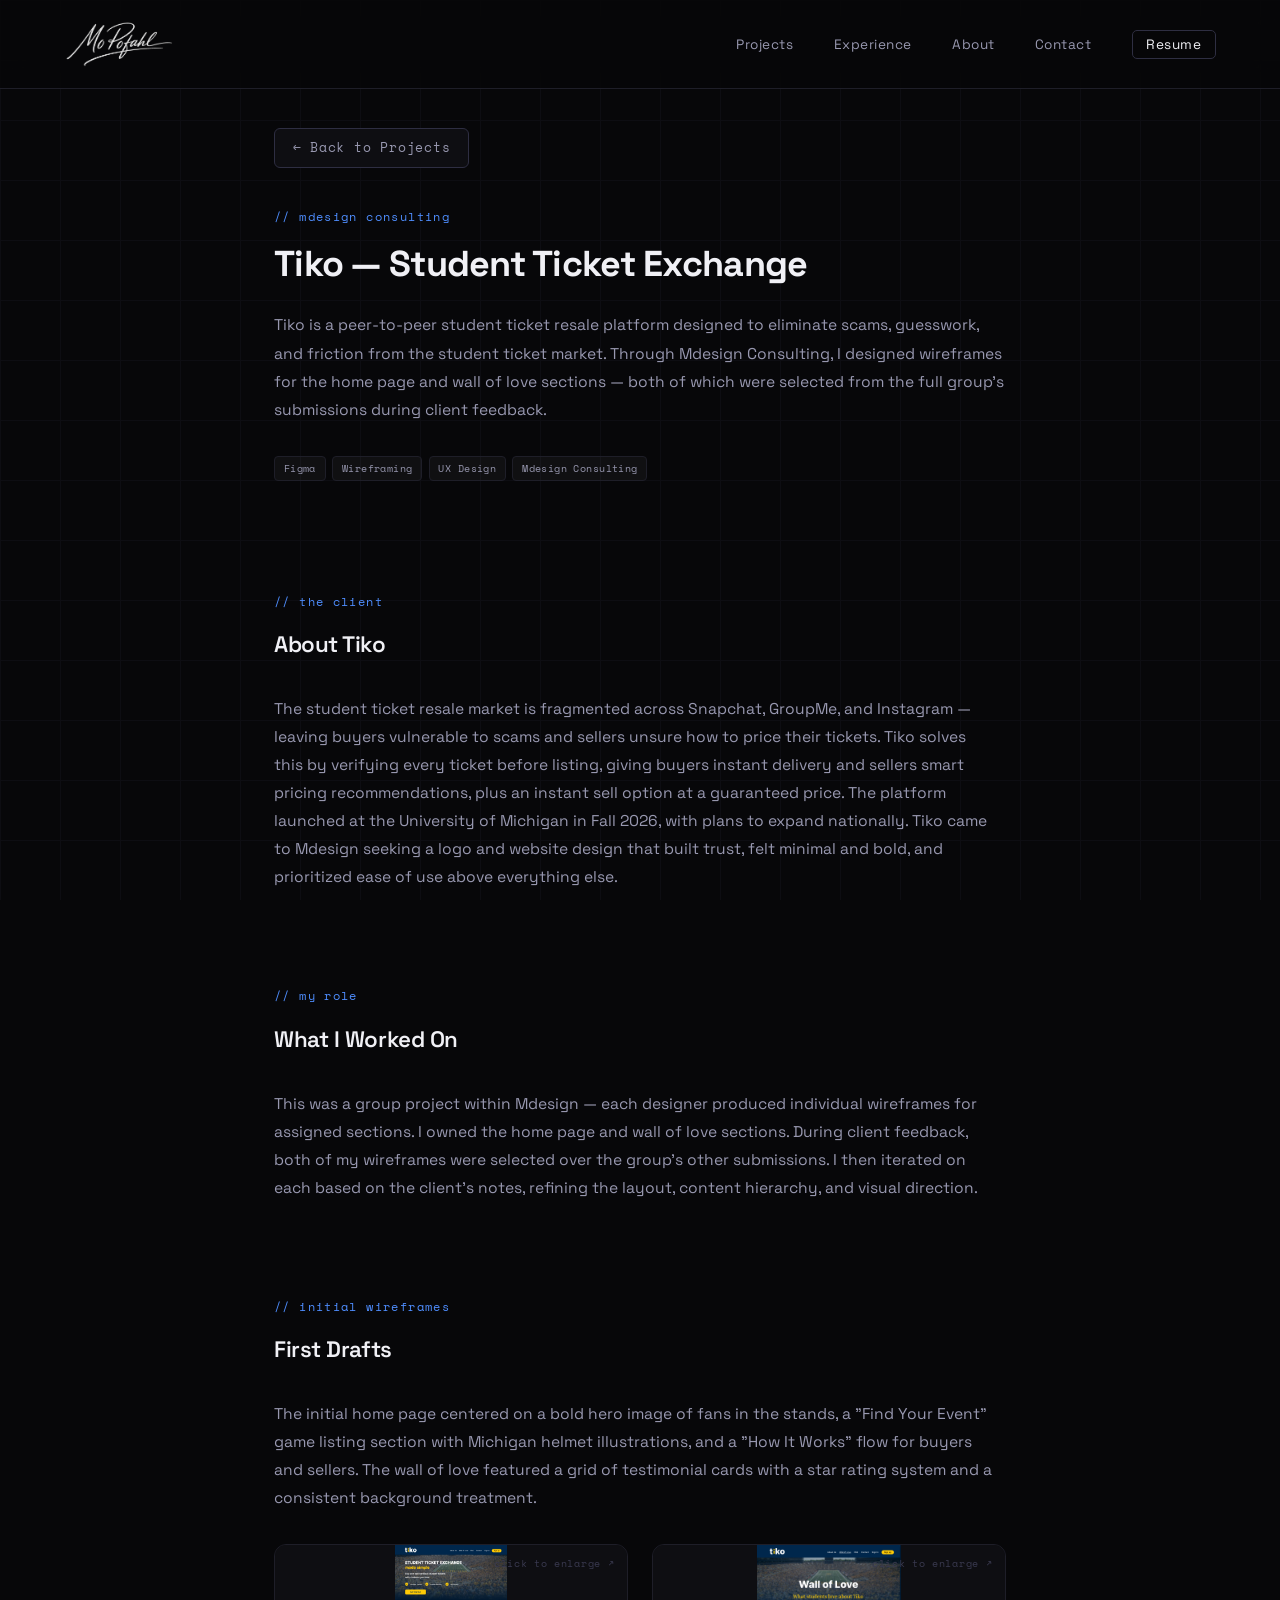
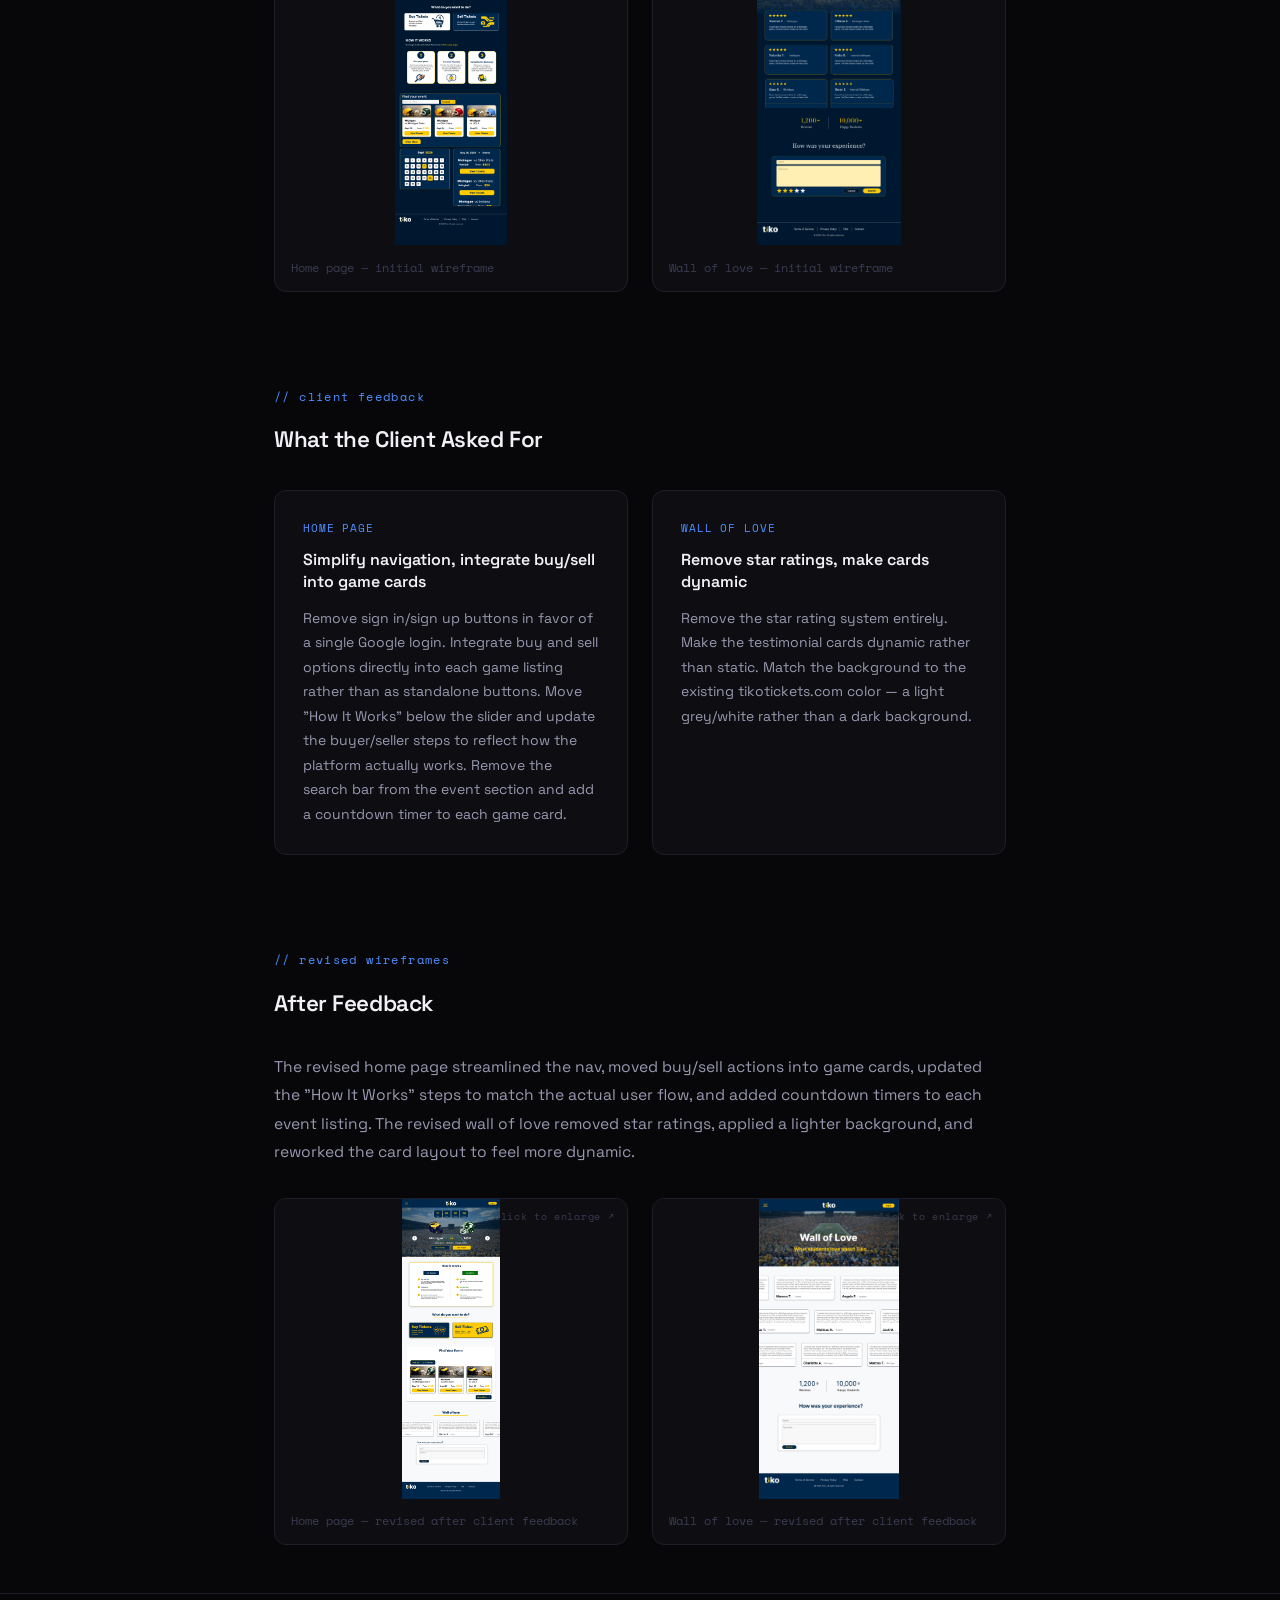
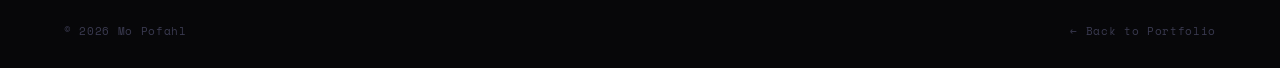
<file: project-tiko.html>
<!DOCTYPE html>
<html lang="en">
<head>
  <meta charset="UTF-8" />
  <meta name="viewport" content="width=device-width, initial-scale=1.0" />
  <title>Tiko — Mo Pofahl</title>
  <link rel="preconnect" href="https://fonts.googleapis.com" />
  <link rel="preconnect" href="https://fonts.gstatic.com" crossorigin />
  <link href="https://fonts.googleapis.com/css2?family=Space+Grotesk:wght@300;400;500;600;700&family=Space+Mono:wght@400;700&display=swap" rel="stylesheet" />
  <link rel="stylesheet" href="style.css" />
</head>
<body>

  <!-- NAV -->
  <nav class="nav">
    <a href="index.html" class="nav-logo"><img src="assets/sigblack.png" alt="Mo Pofahl" class="nav-logo-sig" /></a>
    <ul class="nav-links">
      <li><a href="index.html#projects">Projects</a></li>
      <li><a href="index.html#experience">Experience</a></li>
      <li><a href="index.html#about">About</a></li>
      <li><a href="index.html#contact">Contact</a></li>
      <li><a href="Resume - MoPofahl.pdf" class="nav-resume" target="_blank" rel="noopener">Resume</a></li>
    </ul>
  </nav>

  <!-- PROJECT HERO -->
  <section class="proj-hero">
    <a href="index.html" class="proj-back">← Back to Projects</a>
    <div class="section-label">// mdesign consulting</div>
    <h1 class="proj-title">Tiko — Student Ticket Exchange</h1>
    <p class="proj-intro">
      Tiko is a peer-to-peer student ticket resale platform designed to eliminate scams, guesswork, and friction from the student ticket market. Through Mdesign Consulting, I designed wireframes for the home page and wall of love sections — both of which were selected from the full group's submissions during client feedback.
    </p>
    <div class="proj-tags">
      <span class="tag">Figma</span>
      <span class="tag">Wireframing</span>
      <span class="tag">UX Design</span>
      <span class="tag">Mdesign Consulting</span>
    </div>
  </section>

  <!-- THE CLIENT -->
  <section class="proj-section">
    <div class="section-label">// the client</div>
    <h2 class="proj-section-title">About Tiko</h2>
    <p class="proj-body">
      The student ticket resale market is fragmented across Snapchat, GroupMe, and Instagram — leaving buyers vulnerable to scams and sellers unsure how to price their tickets. Tiko solves this by verifying every ticket before listing, giving buyers instant delivery and sellers smart pricing recommendations, plus an instant sell option at a guaranteed price. The platform launched at the University of Michigan in Fall 2026, with plans to expand nationally. Tiko came to Mdesign seeking a logo and website design that built trust, felt minimal and bold, and prioritized ease of use above everything else.
    </p>
  </section>

  <!-- MY ROLE -->
  <section class="proj-section">
    <div class="section-label">// my role</div>
    <h2 class="proj-section-title">What I Worked On</h2>
    <p class="proj-body">
      This was a group project within Mdesign — each designer produced individual wireframes for assigned sections. I owned the home page and wall of love sections. During client feedback, both of my wireframes were selected over the group's other submissions. I then iterated on each based on the client's notes, refining the layout, content hierarchy, and visual direction.
    </p>
  </section>

  <!-- INITIAL WIREFRAMES -->
  <section class="proj-section">
    <div class="section-label">// initial wireframes</div>
    <h2 class="proj-section-title">First Drafts</h2>
    <p class="proj-body">
      The initial home page centered on a bold hero image of fans in the stands, a "Find Your Event" game listing section with Michigan helmet illustrations, and a "How It Works" flow for buyers and sellers. The wall of love featured a grid of testimonial cards with a star rating system and a consistent background treatment.
    </p>
    <div class="proj-viz-grid">
      <figure class="proj-viz">
        <img src="assets/pngs/Home Page - Mo.png" alt="Initial home page wireframe" />
        <figcaption>Home page — initial wireframe</figcaption>
      </figure>
      <figure class="proj-viz">
        <img src="assets/pngs/Wall of love - Mo.png" alt="Initial wall of love wireframe" />
        <figcaption>Wall of love — initial wireframe</figcaption>
      </figure>
    </div>
  </section>

  <!-- FEEDBACK -->
  <section class="proj-section">
    <div class="section-label">// client feedback</div>
    <h2 class="proj-section-title">What the Client Asked For</h2>
    <div class="rec-grid">

      <div class="rec-card">
        <div class="rec-audience">Home Page</div>
        <h3 class="rec-title">Simplify navigation, integrate buy/sell into game cards</h3>
        <p class="rec-body">
          Remove sign in/sign up buttons in favor of a single Google login. Integrate buy and sell options directly into each game listing rather than as standalone buttons. Move "How It Works" below the slider and update the buyer/seller steps to reflect how the platform actually works. Remove the search bar from the event section and add a countdown timer to each game card.
        </p>
      </div>

      <div class="rec-card">
        <div class="rec-audience">Wall of Love</div>
        <h3 class="rec-title">Remove star ratings, make cards dynamic</h3>
        <p class="rec-body">
          Remove the star rating system entirely. Make the testimonial cards dynamic rather than static. Match the background to the existing tikotickets.com color — a light grey/white rather than a dark background.
        </p>
      </div>

    </div>
  </section>

  <!-- REVISED WIREFRAMES -->
  <section class="proj-section">
    <div class="section-label">// revised wireframes</div>
    <h2 class="proj-section-title">After Feedback</h2>
    <p class="proj-body">
      The revised home page streamlined the nav, moved buy/sell actions into game cards, updated the "How It Works" steps to match the actual user flow, and added countdown timers to each event listing. The revised wall of love removed star ratings, applied a lighter background, and reworked the card layout to feel more dynamic.
    </p>
    <div class="proj-viz-grid">
      <figure class="proj-viz">
        <img src="assets/pngs/Home Page 2 - Mo.png" alt="Revised home page wireframe" />
        <figcaption>Home page — revised after client feedback</figcaption>
      </figure>
      <figure class="proj-viz">
        <img src="assets/pngs/Wall of Love v2 - Mo.png" alt="Revised wall of love wireframe" />
        <figcaption>Wall of love — revised after client feedback</figcaption>
      </figure>
    </div>
  </section>

  <!-- FOOTER -->
  <footer class="footer">
    <span>© 2026 Mo Pofahl</span>
    <a href="index.html" class="footer-back">← Back to Portfolio</a>
  </footer>

  <script src="script.js"></script>
</body>
</html>
</file>
<file: style.css>
/* ── Reset & Base ── */
*, *::before, *::after { box-sizing: border-box; margin: 0; padding: 0; }

:root {
  --bg:        #070709;
  --bg-card:   #0e0e12;
  --bg-card-h: #13131a;
  --border:    #1e1e28;
  --border-h:  #2e2e42;
  --text:      #f0f0f5;
  --text-muted:#9898b0;
  --text-dim:  #3a3a50;
  --accent:    #4f8eff;
  --accent-glow: rgba(79, 142, 255, 0.15);
  --mono:      'Space Mono', monospace;
  --sans:      'Space Grotesk', sans-serif;
}

html { scroll-behavior: smooth; }

/* ── Custom Cursor ── */
@media (hover: hover) {
  *, *::before, *::after { cursor: none !important; }
}

.cursor-dot {
  position: fixed;
  left: 0; top: 0;
  width: 14px; height: 14px;
  background: var(--accent);
  border-radius: 50%;
  pointer-events: none;
  transform: translate(-50%, -50%);
  z-index: 99999;
  opacity: 0;
  box-shadow: 0 0 12px var(--accent), 0 0 28px rgba(79, 142, 255, 0.5);
  transition: opacity 0.3s ease, transform 0.12s ease, width 0.2s ease, height 0.2s ease;
}

.cursor-dot.visible   { opacity: 1; }
.cursor-dot.hovering  { width: 20px; height: 20px; box-shadow: 0 0 14px var(--accent), 0 0 28px rgba(79, 142, 255, 0.5); }
.cursor-dot.clicking  { transform: translate(-50%, -50%) scale(0.65); }

@media (hover: none) {
  .cursor-dot { display: none; }
}

body {
  background: var(--bg);
  color: var(--text);
  font-family: var(--sans);
  font-size: 16px;
  line-height: 1.6;
  -webkit-font-smoothing: antialiased;
  overflow-x: hidden;
}

/* Subtle grid background */
body::before {
  content: '';
  position: fixed;
  inset: 0;
  background-image:
    linear-gradient(var(--border) 1px, transparent 1px),
    linear-gradient(90deg, var(--border) 1px, transparent 1px);
  background-size: 60px 60px;
  opacity: 0.3;
  pointer-events: none;
  z-index: 0;
}

/* ── Nav ── */
.nav {
  position: fixed;
  top: 0;
  left: 0;
  right: 0;
  z-index: 100;
  display: flex;
  align-items: center;
  justify-content: space-between;
  padding: 1.25rem 4rem;
  background: rgba(7, 7, 9, 0.75);
  backdrop-filter: blur(16px);
  -webkit-backdrop-filter: blur(16px);
  border-bottom: 1px solid var(--border);
}

.nav-logo-sig {
  height: 48px;
  width: auto;
  display: block;
  filter: invert(1);
  transform: scale(1);
  transform-origin: left center;
}

.nav-logo {
  font-family: var(--mono);
  font-size: 0.9rem;
  color: var(--accent);
  letter-spacing: 0.1em;
}

.nav-links {
  list-style: none;
  display: flex;
  gap: 2.5rem;
}

.nav-links a {
  font-size: 0.85rem;
  color: var(--text-muted);
  text-decoration: none;
  letter-spacing: 0.04em;
  transition: color 0.2s;
}
.nav-links a:hover { color: var(--text); }

.nav-resume {
  border: 1px solid var(--border-h) !important;
  border-radius: 5px;
  padding: 0.3rem 0.85rem;
  color: var(--text) !important;
  transition: border-color 0.2s, background 0.2s !important;
}
.nav-resume:hover {
  background: var(--bg-card);
  border-color: var(--text-muted) !important;
}

/* ── Hero ── */
.hero {
  position: relative;
  z-index: 1;
  min-height: 100vh;
  display: flex;
  flex-direction: row;
  align-items: center;
  justify-content: space-between;
  gap: 4rem;
  padding: 8rem 4rem 4rem;
  max-width: 1100px;
  margin: 0 auto;
}

.hero-content {
  display: flex;
  flex-direction: column;
  flex: 1;
}

.hero-photo {
  flex-shrink: 0;
  width: 280px;
  height: 280px;
  border-radius: 50%;
  overflow: hidden;
  border: 2px solid var(--border-h);
  box-shadow: 0 0 40px rgba(79, 142, 255, 0.1);
}

.hero-photo img {
  width: 100%;
  height: 100%;
  object-fit: cover;
  object-position: center top;
}

.hero-tag {
  font-family: var(--mono);
  font-size: 0.72rem;
  color: var(--accent);
  letter-spacing: 0.12em;
  text-transform: uppercase;
  margin-bottom: 2rem;
  display: flex;
  align-items: center;
  gap: 0.6rem;
}
.hero-tag::before {
  content: '';
  display: inline-block;
  width: 6px;
  height: 6px;
  border-radius: 50%;
  background: var(--accent);
  box-shadow: 0 0 8px var(--accent);
  animation: pulse 2s ease-in-out infinite;
}

@keyframes pulse {
  0%, 100% { opacity: 1; }
  50%       { opacity: 0.3; }
}

.hero-name {
  font-size: clamp(3.5rem, 8vw, 7rem);
  font-weight: 700;
  letter-spacing: -0.03em;
  line-height: 1;
  background: linear-gradient(135deg, #ffffff 0%, #8a8aaa 100%);
  -webkit-background-clip: text;
  -webkit-text-fill-color: transparent;
  background-clip: text;
  margin-bottom: 1rem;
}

.hero-role {
  font-size: clamp(1rem, 2.5vw, 1.4rem);
  color: var(--text-muted);
  font-weight: 400;
  letter-spacing: 0.02em;
  margin-bottom: 1.5rem;
}
.divider { color: var(--text-dim); margin: 0 0.4em; }

.hero-sub {
  font-size: 1rem;
  color: var(--text-muted);
  max-width: 480px;
  line-height: 1.75;
  margin-bottom: 3rem;
}

.hero-cta {
  display: flex;
  gap: 1rem;
  flex-wrap: wrap;
}

.btn-primary {
  display: inline-block;
  padding: 0.75rem 1.75rem;
  background: var(--accent);
  color: #fff;
  text-decoration: none;
  font-size: 0.875rem;
  font-weight: 600;
  letter-spacing: 0.02em;
  border-radius: 6px;
  transition: background 0.2s, box-shadow 0.2s, transform 0.15s;
}
.btn-primary:hover {
  background: #6aa0ff;
  box-shadow: 0 0 24px rgba(79, 142, 255, 0.4);
  transform: translateY(-1px);
}

.btn-ghost {
  display: inline-block;
  padding: 0.75rem 1.75rem;
  background: transparent;
  color: var(--text-muted);
  text-decoration: none;
  font-size: 0.875rem;
  font-weight: 500;
  border: 1px solid var(--border-h);
  border-radius: 6px;
  transition: color 0.2s, border-color 0.2s, transform 0.15s;
}
.btn-ghost:hover {
  color: var(--text);
  border-color: var(--text-muted);
  transform: translateY(-1px);
}

.hero-scroll-hint {
  position: absolute;
  bottom: 2.5rem;
  left: 4rem;
  font-family: var(--mono);
  font-size: 0.65rem;
  color: var(--text-dim);
  letter-spacing: 0.2em;
  text-transform: uppercase;
  writing-mode: vertical-rl;
  display: flex;
  align-items: center;
  gap: 0.5rem;
}
.hero-scroll-hint::after {
  content: '';
  display: block;
  width: 1px;
  height: 40px;
  background: linear-gradient(to bottom, var(--text-dim), transparent);
  margin-top: 0.5rem;
}

/* ── Sections ── */
section {
  position: relative;
  z-index: 1;
  padding: 6rem 4rem;
  max-width: 1100px;
  margin: 0 auto;
}

.section-label {
  font-family: var(--mono);
  font-size: 0.72rem;
  color: var(--accent);
  letter-spacing: 0.12em;
  margin-bottom: 1rem;
}

.section-title {
  font-size: clamp(1.75rem, 4vw, 2.5rem);
  font-weight: 600;
  letter-spacing: -0.02em;
  margin-bottom: 3rem;
  color: var(--text);
}

/* ── Projects Grid ── */
.projects-grid {
  display: grid;
  grid-template-columns: repeat(2, 1fr);
  grid-template-rows: auto auto;
  gap: 1.25rem;
}

/* Featured card spans full width */
.card--featured {
  grid-column: 1 / -1;
}

/* ── Card ── */
.card {
  background: var(--bg-card);
  border: 1px solid var(--border);
  border-radius: 12px;
  padding: 2rem;
  display: flex;
  flex-direction: column;
  gap: 1rem;
  transition: background 0.25s, border-color 0.25s, transform 0.2s, box-shadow 0.25s;
  cursor: pointer;
  position: relative;
}

.card:hover {
  background: var(--bg-card-h);
  border-color: var(--border-h);
  transform: translateY(-3px);
  box-shadow: 0 12px 40px rgba(0, 0, 0, 0.4), 0 0 0 1px var(--border-h);
}

.card--featured:hover {
  box-shadow: 0 12px 60px rgba(79, 142, 255, 0.08), 0 0 0 1px var(--border-h);
}

.card-img {
  width: 100%;
  aspect-ratio: 16 / 9;
  border-radius: 8px;
  overflow: hidden;
  background: var(--bg);
  border: 1px solid var(--border-h);
  position: relative;
  transition: box-shadow 0.3s, border-color 0.3s;
}

.card-img::after {
  content: '';
  position: absolute;
  inset: 0;
  background: linear-gradient(
    160deg,
    rgba(79, 142, 255, 0.12) 0%,
    rgba(7, 7, 9, 0.45) 100%
  );
  pointer-events: none;
  transition: opacity 0.3s;
  z-index: 1;
}

.card:hover .card-img {
  box-shadow: 0 0 0 1px rgba(79, 142, 255, 0.3), 0 0 28px rgba(79, 142, 255, 0.22);
  border-color: rgba(79, 142, 255, 0.3);
}

.card-img img {
  width: 100%;
  height: 100%;
  object-fit: cover;
  display: block;
}

.card-img:has(img[src=""]) {
  display: flex;
  align-items: center;
  justify-content: center;
}

.card-img:has(img[src=""])::after {
  content: 'image coming soon';
  font-family: var(--mono);
  font-size: 0.6rem;
  color: var(--text-dim);
  letter-spacing: 0.12em;
  text-transform: uppercase;
}

.card-img:has(img[src=""]) img {
  display: none;
}

.card-header {
  display: flex;
  align-items: flex-start;
  justify-content: space-between;
  gap: 1rem;
  flex-wrap: wrap;
}

.card-number {
  font-family: var(--mono);
  font-size: 0.7rem;
  color: var(--text-dim);
  letter-spacing: 0.08em;
  flex-shrink: 0;
  padding-top: 0.1em;
}

.card-tags {
  display: flex;
  flex-wrap: wrap;
  gap: 0.4rem;
  justify-content: flex-end;
}

.tag {
  font-family: var(--mono);
  font-size: 0.65rem;
  color: var(--text-muted);
  background: rgba(255,255,255,0.04);
  border: 1px solid var(--border);
  padding: 0.2rem 0.55rem;
  border-radius: 4px;
  letter-spacing: 0.04em;
}

.card-title {
  font-size: 1.15rem;
  font-weight: 600;
  color: var(--text);
  letter-spacing: -0.01em;
  line-height: 1.35;
}

.card--featured .card-title {
  font-size: 1.4rem;
}

.card-desc {
  font-size: 0.9rem;
  color: var(--text-muted);
  line-height: 1.7;
  flex: 1;
}

.card-footer {
  display: flex;
  align-items: center;
  justify-content: space-between;
  margin-top: auto;
  padding-top: 1rem;
  border-top: 1px solid var(--border);
}

.card-type {
  font-family: var(--mono);
  font-size: 0.65rem;
  color: var(--text-dim);
  letter-spacing: 0.08em;
  text-transform: uppercase;
}

.card-link {
  font-size: 0.8rem;
  color: var(--accent);
  text-decoration: none;
  font-weight: 500;
  transition: opacity 0.2s;
  letter-spacing: 0.02em;
}
.card-link:hover { opacity: 0.7; }

/* stretch the link to cover the whole card (.card must be position: relative) */
.card-link::after {
  content: '';
  position: absolute;
  inset: 0;
  z-index: 1;
}

/* ── Experience ── */
.exp-education {
  display: flex;
  align-items: center;
  justify-content: space-between;
  flex-wrap: wrap;
  gap: 1rem;
  background: var(--bg-card);
  border: 1px solid var(--border-h);
  border-radius: 12px;
  padding: 1.75rem 2rem;
  margin-bottom: 2.5rem;
}

.exp-edu-left {
  display: flex;
  flex-direction: column;
  gap: 0.35rem;
}

.exp-school {
  font-size: 1.1rem;
  font-weight: 600;
  color: var(--text);
  letter-spacing: -0.01em;
}

.exp-degree {
  font-size: 0.85rem;
  color: var(--text-muted);
}

.exp-edu-right {
  display: flex;
  align-items: center;
  gap: 0.5rem;
  flex-wrap: wrap;
}

.exp-gpa {
  font-family: var(--mono);
  font-size: 0.75rem;
  color: var(--accent);
  letter-spacing: 0.06em;
  margin-right: 0.25rem;
}

.exp-timeline {
  display: flex;
  flex-direction: column;
  gap: 0;
}

.exp-entry {
  padding: 1.75rem 0;
  border-bottom: 1px solid var(--border);
  display: flex;
  flex-direction: column;
  gap: 0.9rem;
}

.exp-entry:last-child {
  border-bottom: none;
}

.exp-entry-header {
  display: flex;
  align-items: baseline;
  justify-content: space-between;
  gap: 1rem;
  flex-wrap: wrap;
}

.exp-title-block {
  display: flex;
  align-items: baseline;
  gap: 0.65rem;
  flex-wrap: wrap;
}

.exp-role {
  font-size: 1rem;
  font-weight: 600;
  color: var(--text);
}

.exp-org {
  font-size: 0.85rem;
  color: var(--accent);
  font-weight: 500;
}

.exp-date {
  font-family: var(--mono);
  font-size: 0.65rem;
  color: var(--text-dim);
  letter-spacing: 0.08em;
  white-space: nowrap;
}

.exp-bullets {
  list-style: none;
  display: flex;
  flex-direction: column;
  gap: 0.4rem;
  padding-left: 0;
}

.exp-bullets li {
  font-size: 0.875rem;
  color: var(--text-muted);
  line-height: 1.65;
  padding-left: 1rem;
  position: relative;
}

.exp-bullets li::before {
  content: '—';
  position: absolute;
  left: 0;
  color: var(--text-dim);
  font-size: 0.7rem;
  top: 0.2em;
}

/* ── About ── */
.about-grid {
  display: grid;
  grid-template-columns: 1fr 1fr;
  gap: 4rem;
  align-items: start;
}

.about-text p {
  font-size: 0.95rem;
  color: var(--text-muted);
  line-height: 1.8;
  margin-bottom: 1.25rem;
}

.skills-block {
  display: flex;
  flex-direction: column;
  gap: 1.75rem;
}

.skills-group { display: flex; flex-direction: column; gap: 0.6rem; }

.skills-label {
  font-family: var(--mono);
  font-size: 0.65rem;
  color: var(--text-dim);
  letter-spacing: 0.14em;
  text-transform: uppercase;
}

.skills-list {
  display: flex;
  flex-wrap: wrap;
  gap: 0.5rem;
}

.skill {
  font-size: 0.8rem;
  color: var(--text-muted);
  background: var(--bg-card);
  border: 1px solid var(--border);
  padding: 0.3rem 0.75rem;
  border-radius: 4px;
  transition: color 0.2s, border-color 0.2s;
}
.skill:hover { color: var(--text); border-color: var(--border-h); }

/* ── Contact ── */
.contact {
  text-align: center;
  padding: 6rem 4rem 4rem;
}

.contact-title {
  font-size: clamp(2rem, 5vw, 3.5rem);
  font-weight: 700;
  letter-spacing: -0.03em;
  background: linear-gradient(135deg, #ffffff 0%, #8a8aaa 100%);
  -webkit-background-clip: text;
  -webkit-text-fill-color: transparent;
  background-clip: text;
  margin-bottom: 1rem;
}

.contact-sub {
  color: var(--text-muted);
  font-size: 1rem;
  margin-bottom: 2.5rem;
}

.btn-large {
  font-size: 1rem;
  padding: 1rem 2.5rem;
}

.contact-resume {
  margin-top: 1.25rem;
}

.contact-links {
  display: flex;
  justify-content: center;
  gap: 2rem;
  margin-top: 2rem;
}

.contact-links a {
  font-size: 0.85rem;
  color: var(--text-muted);
  text-decoration: none;
  transition: color 0.2s;
  letter-spacing: 0.04em;
}
.contact-links a:hover { color: var(--text); }

/* ── Footer ── */
.footer {
  position: relative;
  z-index: 1;
  border-top: 1px solid var(--border);
  padding: 1.75rem 4rem;
  display: flex;
  justify-content: space-between;
  align-items: center;
  font-family: var(--mono);
  font-size: 0.7rem;
  color: var(--text-dim);
  letter-spacing: 0.06em;
  max-width: 100%;
}

/* ── Reveal animation ── */
.reveal {
  opacity: 0;
  transform: translateY(24px);
  transition: opacity 0.6s ease, transform 0.6s ease;
}
.reveal.visible {
  opacity: 1;
  transform: translateY(0);
}

/* ── Project Page ── */
.proj-hero {
  position: relative;
  z-index: 1;
  padding: 8rem 4rem 4rem;
  max-width: 860px;
  margin: 0 auto;
}

.proj-back {
  display: inline-flex;
  align-items: center;
  gap: 0.5rem;
  font-family: var(--mono);
  font-size: 0.8rem;
  color: var(--text-muted);
  text-decoration: none;
  letter-spacing: 0.06em;
  margin-bottom: 2.5rem;
  padding: 0.55rem 1.1rem;
  border: 1px solid var(--border-h);
  border-radius: 6px;
  background: var(--bg-card);
  transition: color 0.2s, border-color 0.2s, background 0.2s;
}
.proj-back:hover {
  color: var(--text);
  border-color: var(--accent);
  background: var(--bg-card-h);
}

.proj-title {
  font-size: clamp(1.5rem, 3.5vw, 2.25rem);
  font-weight: 700;
  letter-spacing: -0.02em;
  line-height: 1.25;
  color: var(--text);
  margin: 1rem 0 1.5rem;
}

.proj-intro {
  font-size: 0.975rem;
  color: var(--text-muted);
  line-height: 1.8;
  margin-bottom: 2rem;
}

.proj-tags {
  display: flex;
  flex-wrap: wrap;
  gap: 0.4rem;
}

.proj-section {
  position: relative;
  z-index: 1;
  padding: 3rem 4rem;
  max-width: 860px;
  margin: 0 auto;
}

.proj-section-title {
  font-size: 1.4rem;
  font-weight: 600;
  color: var(--text);
  letter-spacing: -0.02em;
  margin-bottom: 2rem;
}

.dashboard-embed {
  width: 100%;
  border-radius: 12px;
  overflow: hidden;
  border: 1px solid var(--border);
}

.dashboard-desktop { display: block; }
.dashboard-mobile { display: none; }

.dashboard-mobile-label {
  display: block;
  margin-top: 0.6rem;
  font-family: var(--mono);
  font-size: 0.7rem;
  color: var(--text-dim);
  letter-spacing: 0.05em;
  text-align: center;
}

.dashboard-placeholder {
  width: 100%;
  aspect-ratio: 16 / 9;
  background: var(--bg-card);
  display: flex;
  flex-direction: column;
  align-items: center;
  justify-content: center;
  gap: 0.5rem;
  font-family: var(--mono);
  font-size: 0.8rem;
  color: var(--text-muted);
  letter-spacing: 0.06em;
}

.dashboard-placeholder-icon {
  font-size: 2rem;
  color: var(--text-dim);
  margin-bottom: 0.25rem;
}

.dashboard-placeholder-sub {
  font-size: 0.65rem;
  color: var(--text-dim);
  letter-spacing: 0.12em;
  text-transform: uppercase;
}

.takeaways {
  display: grid;
  grid-template-columns: repeat(3, 1fr);
  gap: 1.25rem;
}

.takeaway {
  background: var(--bg-card);
  border: 1px solid var(--border);
  border-radius: 12px;
  padding: 1.75rem;
  display: flex;
  flex-direction: column;
  gap: 0.75rem;
  transition: border-color 0.25s, background 0.25s;
}
.takeaway:hover { background: var(--bg-card-h); border-color: var(--border-h); }

.takeaway-stat {
  font-family: var(--mono);
  font-size: 2.5rem;
  font-weight: 700;
  color: var(--accent);
  line-height: 1;
  letter-spacing: -0.02em;
}

.takeaway-text {
  font-size: 0.875rem;
  color: var(--text-muted);
  line-height: 1.7;
}

.methodology {
  display: flex;
  flex-direction: column;
  border: 1px solid var(--border);
  border-radius: 12px;
  overflow: hidden;
  margin-bottom: 2rem;
}

.method-row {
  display: grid;
  grid-template-columns: 160px 1fr;
  gap: 1.5rem;
  padding: 1rem 1.5rem;
  border-bottom: 1px solid var(--border);
  align-items: start;
}
.method-row:last-child { border-bottom: none; }

.method-label {
  font-family: var(--mono);
  font-size: 0.65rem;
  color: var(--text-dim);
  letter-spacing: 0.1em;
  text-transform: uppercase;
  padding-top: 0.15em;
}

.method-value {
  font-size: 0.9rem;
  color: var(--text-muted);
  line-height: 1.6;
}

.proj-github-link {
  display: inline-block;
  font-size: 0.875rem;
  color: var(--accent);
  text-decoration: none;
  font-weight: 500;
  letter-spacing: 0.02em;
  transition: opacity 0.2s;
}
.proj-github-link:hover { opacity: 0.7; }

/* ── Physician Project ── */
.proj-body {
  font-size: 0.975rem;
  color: var(--text-muted);
  line-height: 1.8;
  max-width: 720px;
}

.proj-viz-grid {
  display: grid;
  grid-template-columns: 1fr 1fr;
  gap: 1.5rem;
  margin-top: 2rem;
}

.proj-viz {
  background: var(--bg-card);
  border: 1px solid var(--border);
  border-radius: 12px;
  overflow: hidden;
  margin: 0;
  position: relative;
  cursor: zoom-in;
  transition: border-color 0.2s, background 0.2s;
}

.proj-viz:hover {
  border-color: var(--border-h);
  background: var(--bg-card-h);
}

.proj-viz::before {
  content: 'click to enlarge ↗';
  position: absolute;
  top: 0.65rem;
  right: 0.8rem;
  font-family: var(--mono);
  font-size: 0.6rem;
  letter-spacing: 0.07em;
  color: var(--text-dim);
  z-index: 1;
  transition: color 0.2s;
}

.proj-viz:hover::before {
  color: var(--text-muted);
}

.proj-viz img {
  width: 100%;
  height: 300px;
  object-fit: contain;
  display: block;
  background: var(--bg-card);
  transition: background 0.2s;
  cursor: zoom-in;
}

.proj-viz:hover img {
  background: var(--bg-card-h);
}

/* Lightbox */
.lightbox {
  position: fixed;
  inset: 0;
  background: rgba(0, 0, 0, 0.92);
  z-index: 99998;
  display: flex;
  align-items: center;
  justify-content: center;
  opacity: 0;
  pointer-events: none;
  transition: opacity 0.25s ease;
}

.lightbox.open {
  opacity: 1;
  pointer-events: all;
}

.lightbox img {
  max-width: 90vw;
  max-height: 88vh;
  object-fit: contain;
  border-radius: 8px;
  box-shadow: 0 0 60px rgba(0,0,0,0.6);
}

.lightbox-close {
  position: absolute;
  top: 1.25rem;
  right: 1.5rem;
  font-size: 1.5rem;
  color: var(--text-muted);
  background: none;
  border: none;
  cursor: pointer;
  line-height: 1;
  transition: color 0.2s;
}

.lightbox-close:hover { color: var(--text); }

.proj-viz figcaption {
  padding: 0.85rem 1rem;
  font-size: 0.75rem;
  color: var(--text-dim);
  font-family: var(--mono);
  line-height: 1.5;
}

.rec-grid {
  display: grid;
  grid-template-columns: 1fr 1fr;
  gap: 1.5rem;
  margin-top: 1rem;
}

.rec-card {
  background: var(--bg-card);
  border: 1px solid var(--border);
  border-radius: 12px;
  padding: 1.75rem;
}

.rec-audience {
  font-family: var(--mono);
  font-size: 0.7rem;
  color: var(--accent);
  letter-spacing: 0.08em;
  text-transform: uppercase;
  margin-bottom: 0.75rem;
}

.rec-title {
  font-size: 1rem;
  font-weight: 600;
  color: var(--text);
  margin-bottom: 0.75rem;
  line-height: 1.4;
}

.rec-body {
  font-size: 0.875rem;
  color: var(--text-muted);
  line-height: 1.75;
}

@media (max-width: 768px) {
  .proj-viz-grid, .rec-grid { grid-template-columns: 1fr; }
}

.footer-back {
  font-family: var(--mono);
  font-size: 0.7rem;
  color: var(--text-dim);
  text-decoration: none;
  letter-spacing: 0.06em;
  transition: color 0.2s;
}
.footer-back:hover { color: var(--text-muted); }

/* ── Responsive ── */
@media (max-width: 768px) {
  .nav { padding: 1.25rem 1.5rem; }
  .nav-logo-sig { display: none; }
  .hero { padding: 7rem 1.5rem 4rem; flex-direction: column; align-items: flex-start; gap: 2.5rem; }
  .hero-photo { width: 160px; height: 160px; align-self: center; }
  section { padding: 4rem 1.5rem; }
  .projects-grid { grid-template-columns: 1fr; }
  .card--featured { grid-column: 1; }
  .about-grid { grid-template-columns: 1fr; gap: 2.5rem; }
  .contact { padding: 4rem 1.5rem; }
  .footer { padding: 1.5rem; flex-direction: column; gap: 0.5rem; text-align: center; }
  .hero-scroll-hint { display: none; }

  /* Project pages */
  .proj-section { padding: 2.5rem 1.5rem; }
  .takeaways { grid-template-columns: 1fr; }
  .method-row { grid-template-columns: 1fr; gap: 0.35rem; }
  .method-label { padding-top: 0; }
  .dashboard-desktop { display: none; }
  .dashboard-mobile { display: block; text-decoration: none; }
}

@media (max-width: 480px) {
  .nav { padding: 1rem; }
  .nav-links { gap: 0.75rem; margin: 0 auto; }
  .nav-links a { font-size: 0.75rem; }
  .nav-resume { padding: 0.25rem 0.5rem; }
}
</file>
